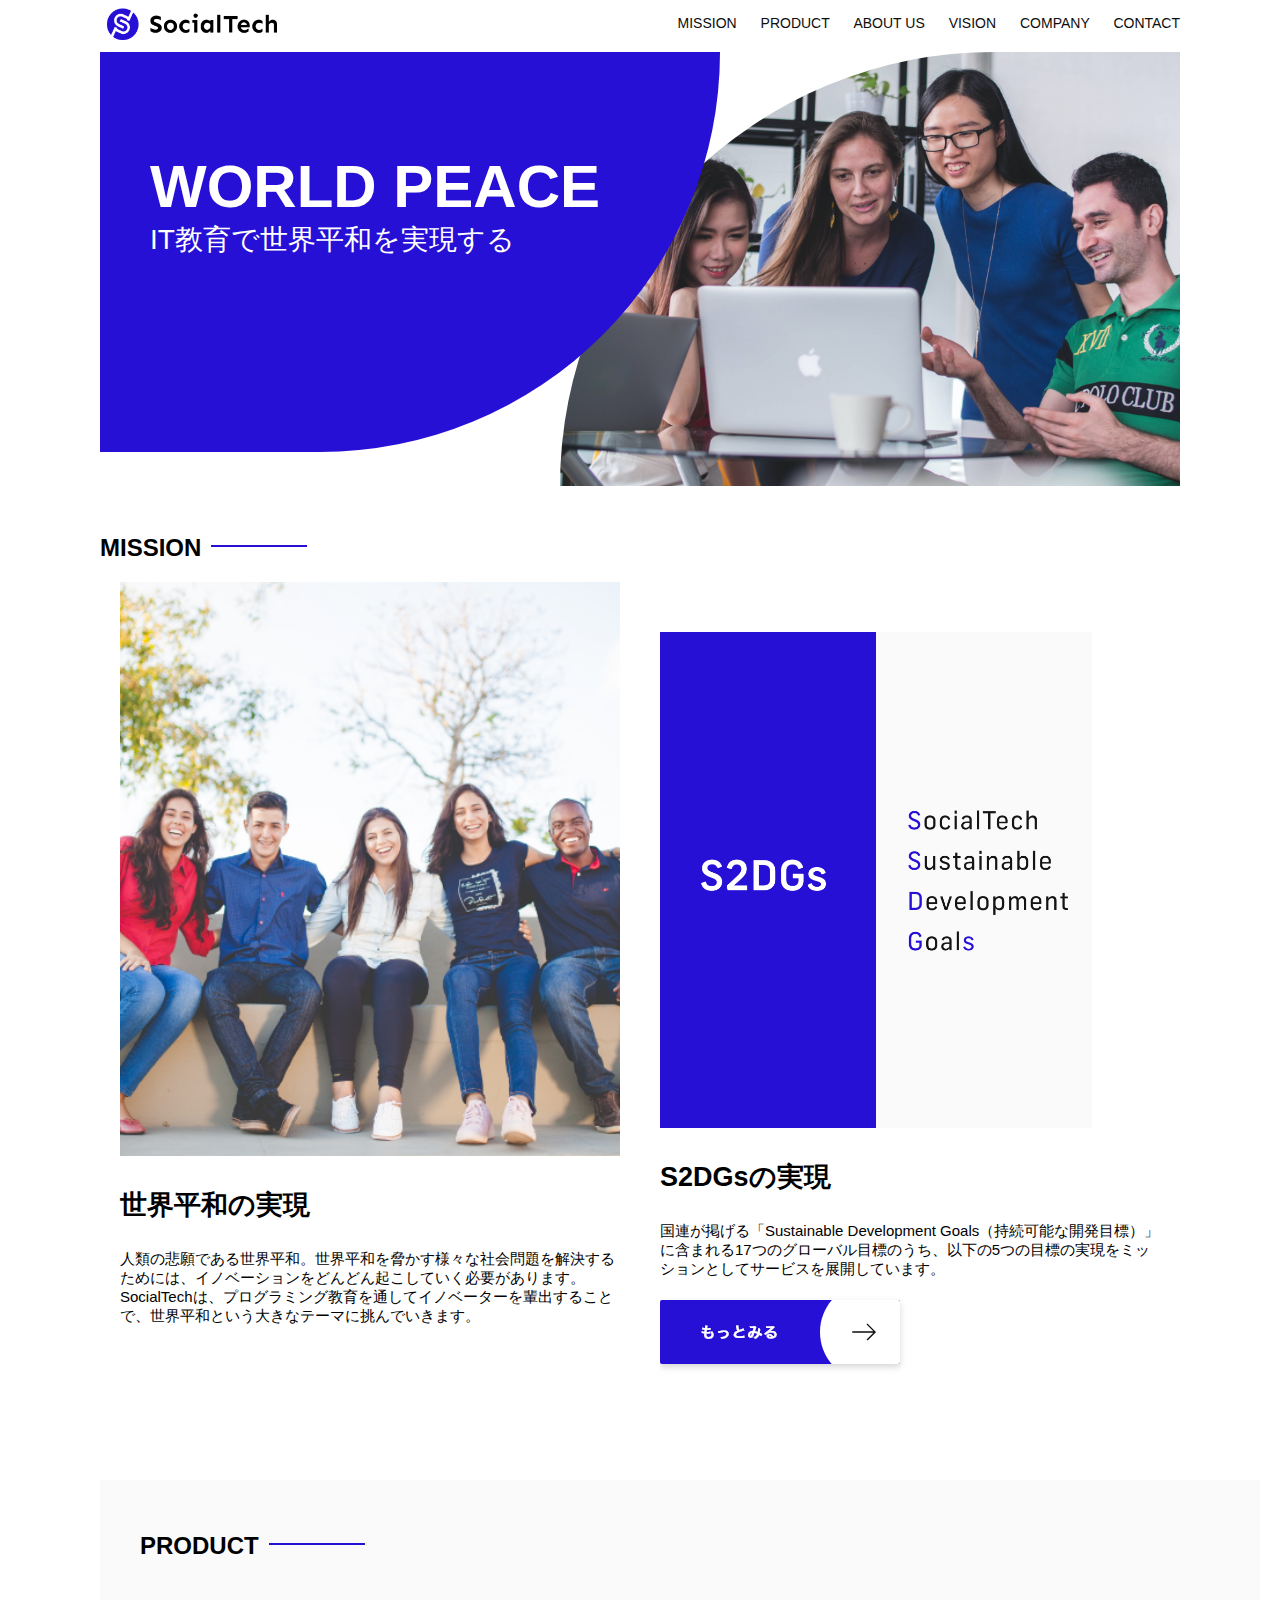
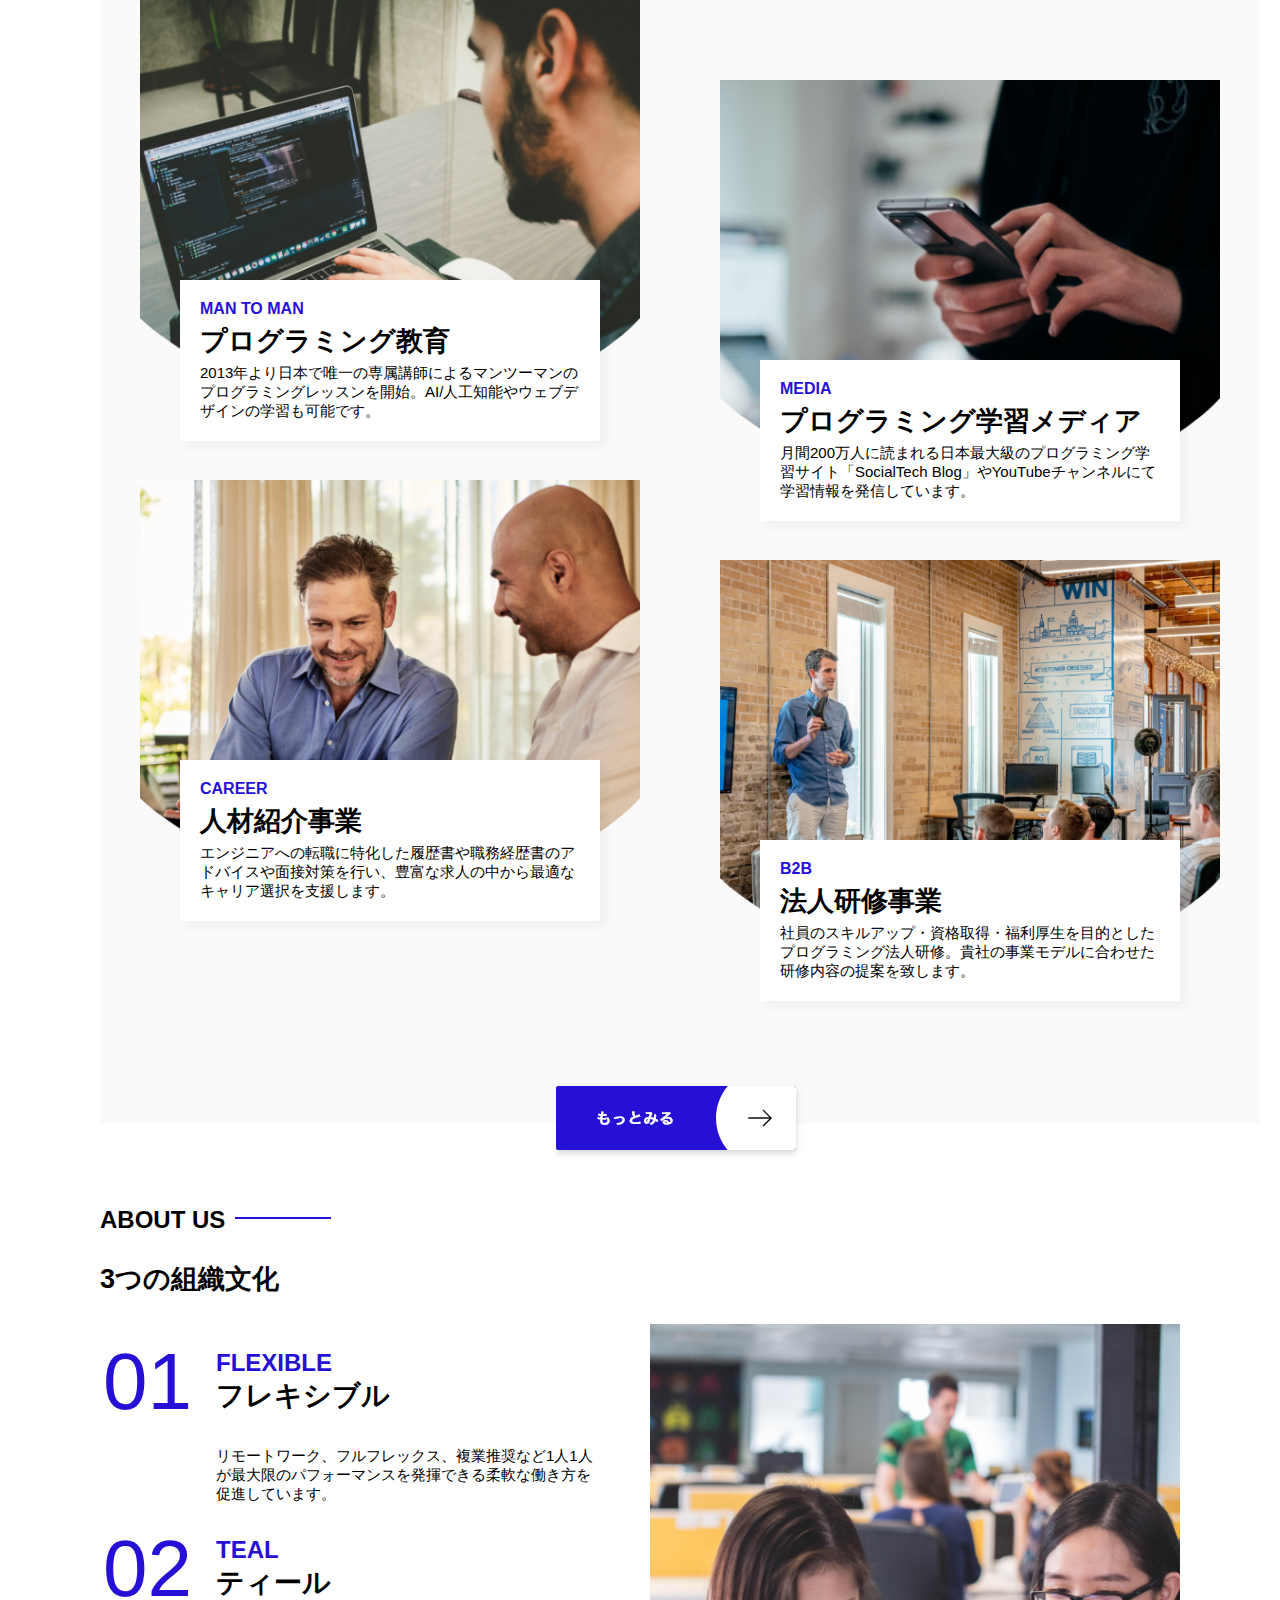
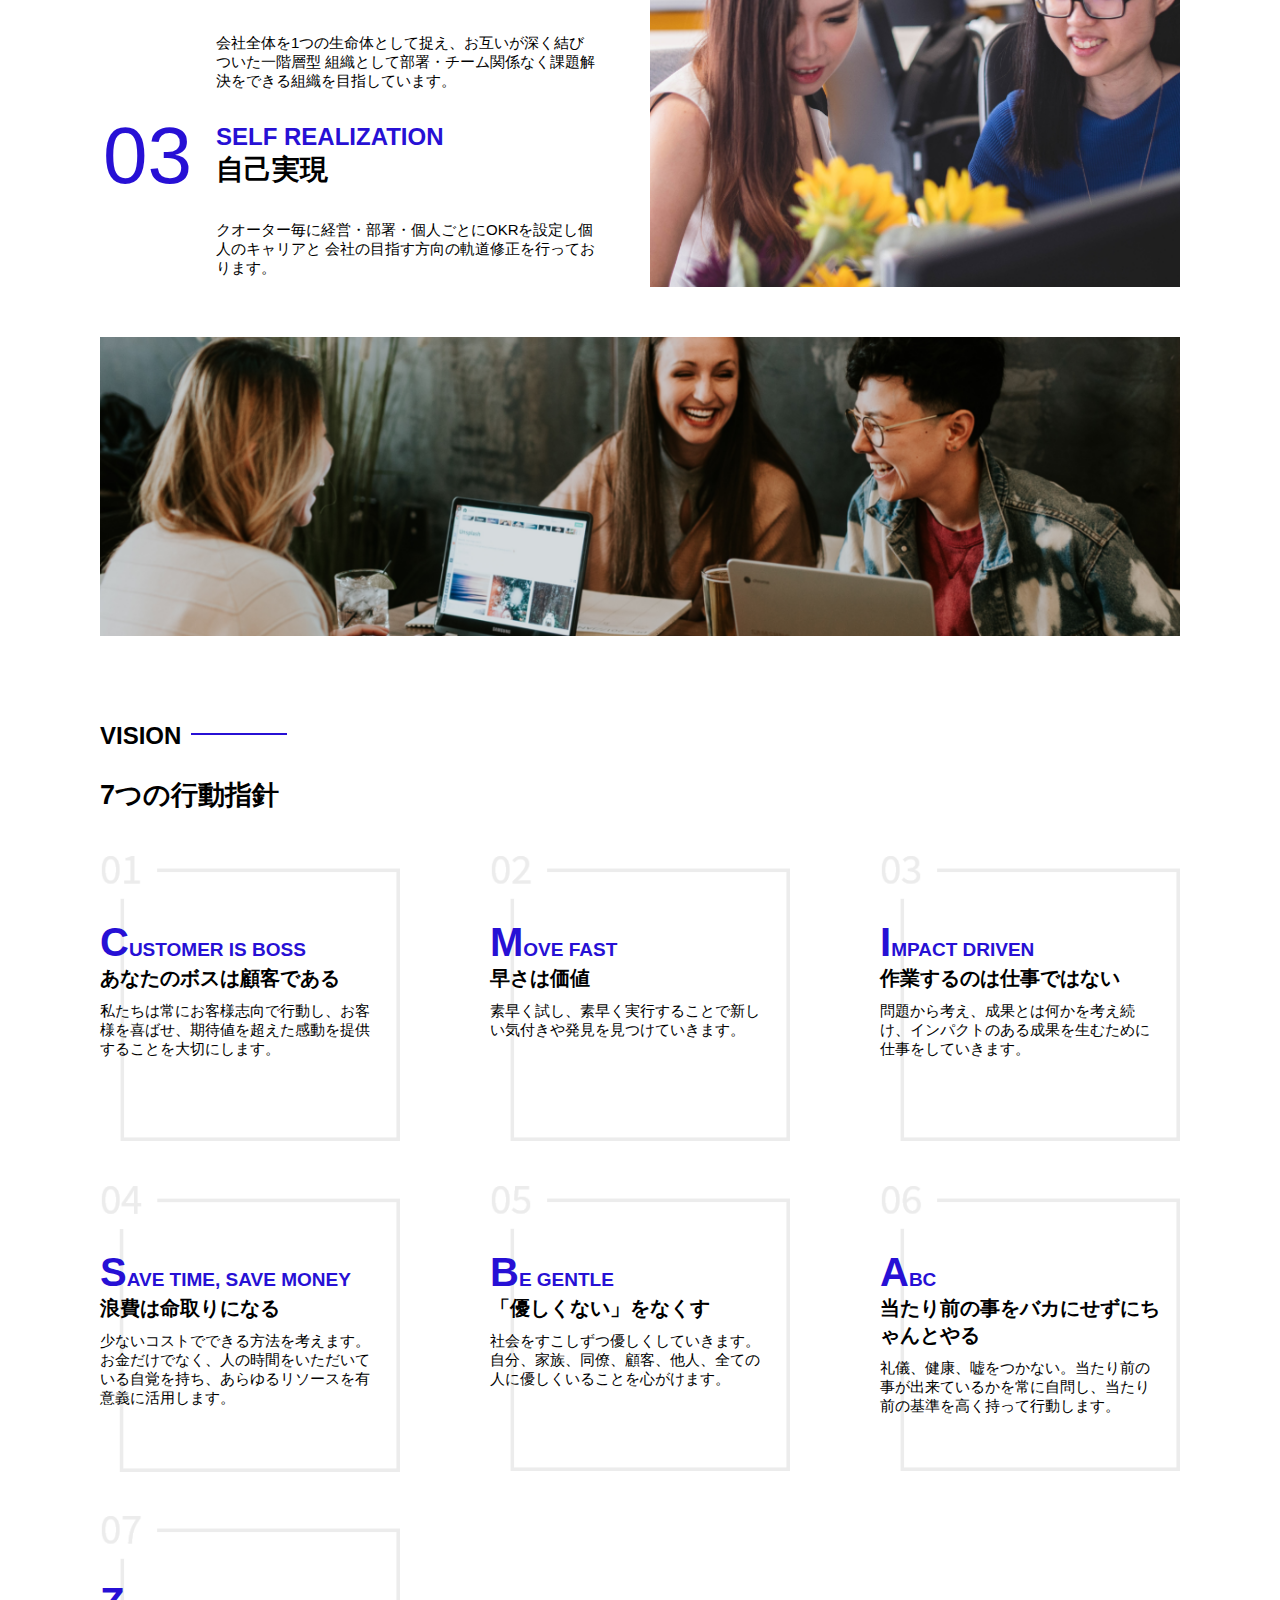
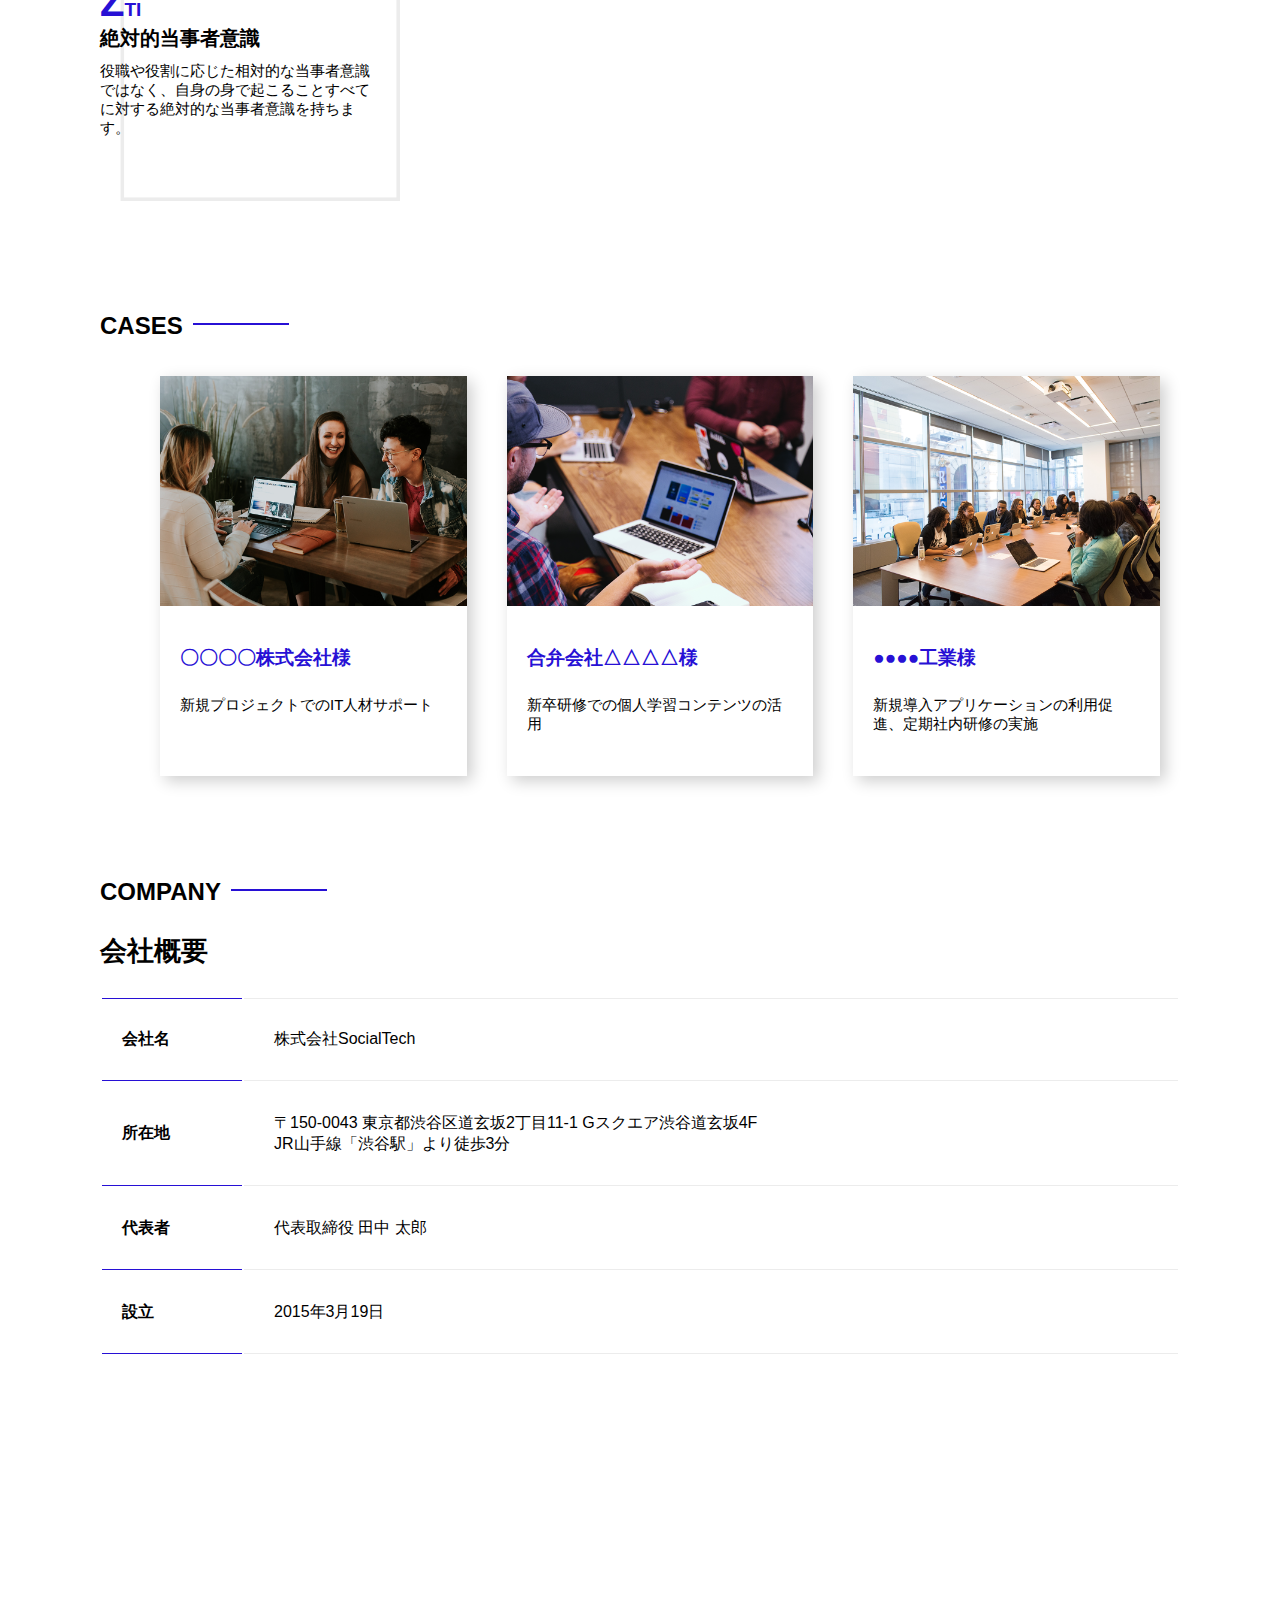
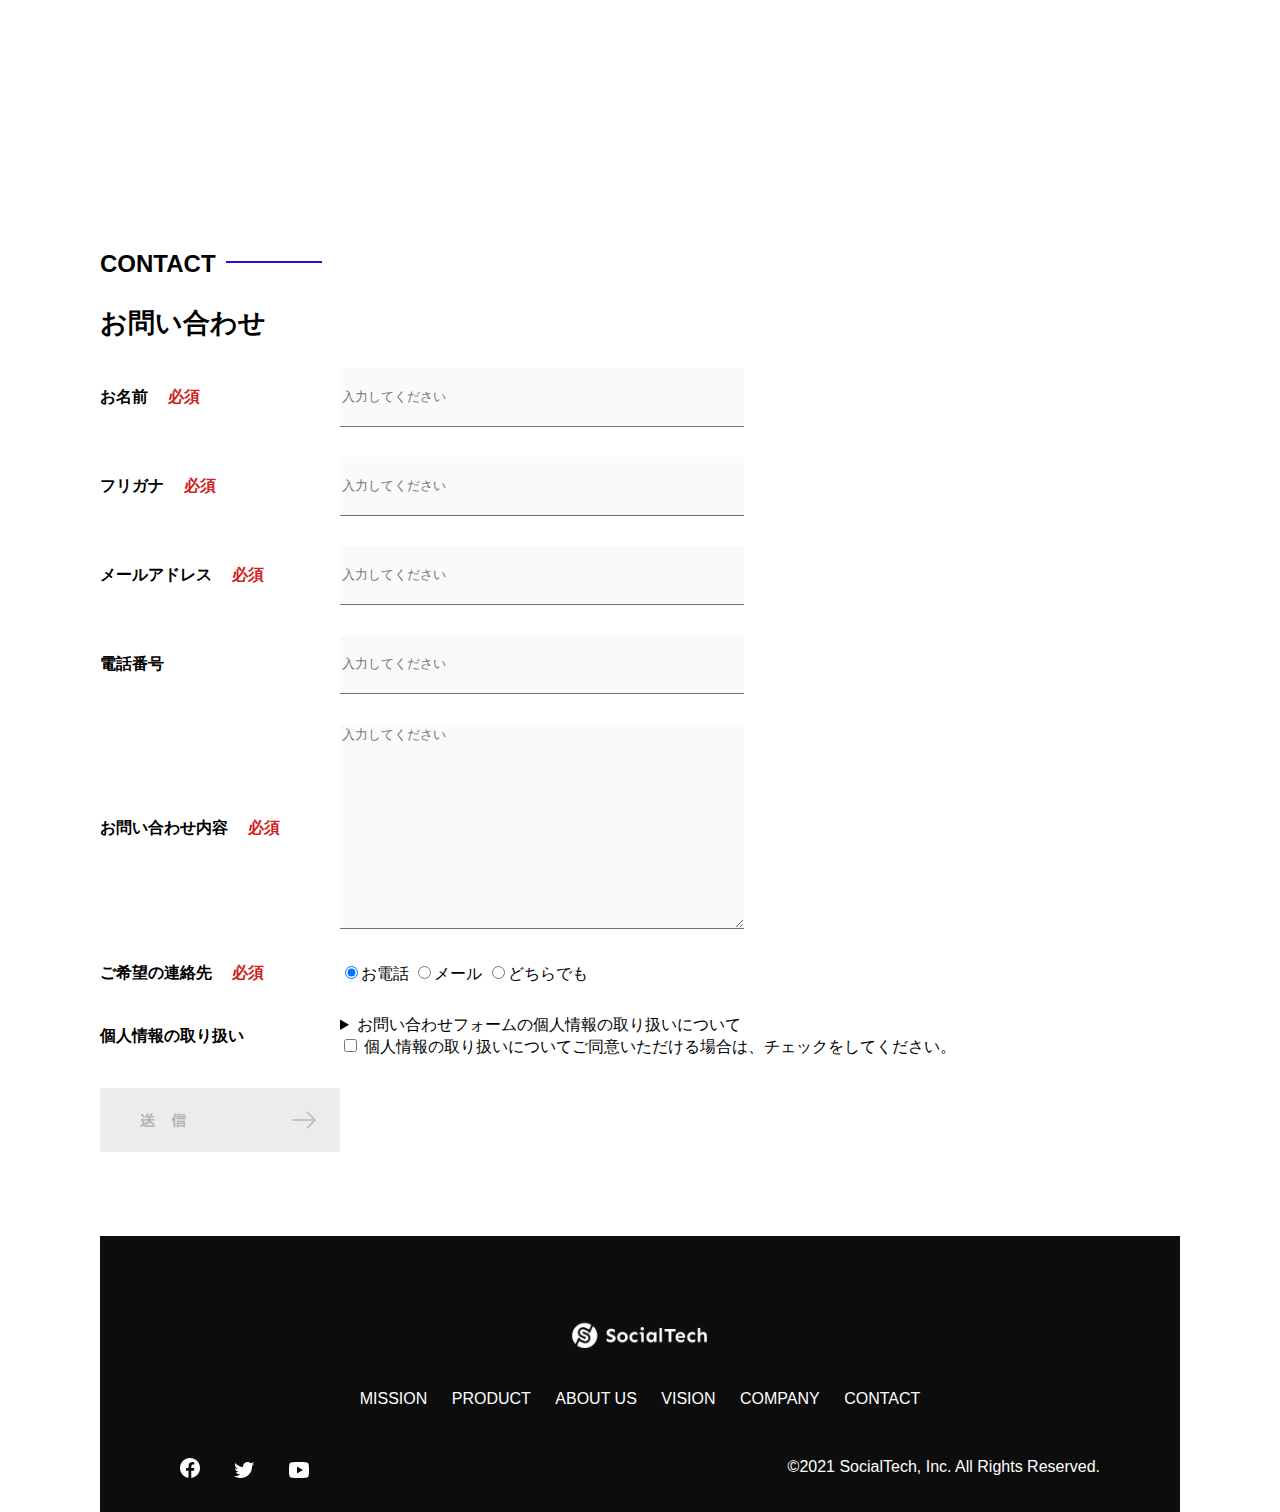
<file: kadai_012/index.html>
<!DOCTYPE html>
<html>
  <head>
    <title>SocialTech</title>
    <meta charset="UTF-8" />
    <meta
      name="description"
      content="SocialTechはEdTech業界のリーディングカンパニーを目指します。"
    />
    <meta name="viewport" content="width=device-width, initial-scale=1.0" />
    <link rel="stylesheet" href="style.css" />
  </head>
  <body>
    <!-- ヘッダー -->
    <header>
      <!-- ロゴ -->
      <a href="index.html" id="logo"
        ><img src="images/logo.png" alt="トップページに戻る"
      /></a>

      <!-- PC用ナビゲーション -->
      <nav id="nav-pc">
        <a href="mission.html">MISSION</a>
        <a href="product.html">PRODUCT</a>
        <a href="index.html#aboutus">ABOUT US</a>
        <a href="index.html#vision">VISION</a>
        <a href="index.html#company">COMPANY</a>
        <a href="index.html#contact">CONTACT</a>
      </nav>
    </header>
    <main>
      <article>
        <!-- メインビジュアル -->
        <section id="main-visual">
          <div id="main-message">
            <h1>WORLD PEACE</h1>
            <p>IT教育で世界平和を実現する</p>
          </div>
          <img
            src="images/index/index-main.png"
            alt="PCの周りに集まる多国籍の仲間たち"
          />
        </section>
        <!--ミッション-->
        <section id="mission">
          <h2 class="index-h2">MISSION</h2>
          <div id="mission-flex">
            <div>
              <img
                id="mission-photo"
                src="images/index/index-mission.png"
                alt="屋外のベンチで写真を撮影する多国籍の仲間たち"
              />
              <h3>世界平和の実現</h3>
              <p>
                人類の悲願である世界平和。世界平和を脅かす様々な社会問題を解決するためには、イノベーションをどんどん起こしていく必要があります。SocialTechは、プログラミング教育を通してイノベーターを輩出することで、世界平和という大きなテーマに挑んでいきます。
              </p>
            </div>
            <div>
              <img id="s2dgs" src="images/index/s2dgs.png" alt="S2DGs" />
              <h3>S2DGsの実現</h3>
              <p>
                国連が掲げる「Sustainable Development
                Goals（持続可能な開発目標）」に含まれる17つのグローバル目標のうち、以下の5つの目標の実現をミッションとしてサービスを展開しています。
              </p>
              <a href="mission.html">
                <img src="images/button-more.png" alt="もっとみる" />
              </a>
            </div>
          </div>
        </section>
        <!-- プロダクト -->
        <section id="product">
          <h2 class="index-h2">PRODUCT</h2>
          <div>
            <div id="product-left">
              <div>
                <img
                  class="product-photo"
                  src="images/index/index-mantoman.png"
                  alt="PCでコードを書く男性"
                />
                <div class="product-explain">
                  <span>MAN TO MAN</span>
                  <h3>プログラミング教育</h3>
                  <p>
                    2013年より日本で唯一の専属講師によるマンツーマンのプログラミングレッスンを開始。AI/人工知能やウェブデザインの学習も可能です。
                  </p>
                </div>
              </div>
              <div>
                <img
                  class="product-photo"
                  src="images/index/index-career.png"
                  alt="笑顔で話し合う2人の男性"
                />
                <div class="product-explain">
                  <span>CAREER</span>
                  <h3>人材紹介事業</h3>
                  <p>
                    エンジニアへの転職に特化した履歴書や職務経歴書のアドバイスや面接対策を行い、豊富な求人の中から最適なキャリア選択を支援します。
                  </p>
                </div>
              </div>
            </div>
            <div id="product-right">
              <div>
                <img
                  class="product-photo"
                  src="images/index/index-media.png"
                  alt="スマートフォンを操作する人"
                />
                <div class="product-explain">
                  <span>MEDIA</span>
                  <h3>プログラミング学習メディア</h3>
                  <p>
                    月間200万人に読まれる日本最大級のプログラミング学習サイト「SocialTech
                    Blog」やYouTubeチャンネルにて学習情報を発信しています。
                  </p>
                </div>
              </div>
              <div>
                <img
                  class="product-photo"
                  src="images/index/index-b2b.png"
                  alt="講演中の男性とそれを聴く人々"
                />
                <div class="product-explain">
                  <span>B2B</span>
                  <h3>法人研修事業</h3>
                  <p>
                    社員のスキルアップ・資格取得・福利厚生を目的としたプログラミング法人研修。貴社の事業モデルに合わせた研修内容の提案を致します。
                  </p>
                </div>
              </div>
            </div>
          </div>
          <div>
            <a id="product-more" href="product.html">
              <img src="images/button-more.png" alt="もっとみる" />
            </a>
          </div>
        </section>
        <!---ABOUT US-->
        <section id="aboutus">
          <h2 class="index-h2">ABOUT US</h2>
          <h3>3つの組織文化</h3>
          <div>
            <table class="culture-table">
              <tr>
                <td>
                  <span class="culture-num">01</span>
                </td>
                <td>
                  <span class="culture-en">FLEXIBLE</span>
                  <span class="culture-jp">フレキシブル</span>
                </td>
              </tr>
              <tr>
                <td>
                  <!--空のセル-->
                </td>
                <td>
                  <p class="culture-description">
                    リモートワーク、フルフレックス、複業推奨など1人1人が最大限のパフォーマンスを発揮できる柔軟な働き方を促進しています。
                  </p>
                </td>
              </tr>
              <tr>
                <td>
                  <span class="culture-num">02</span>
                </td>
                <td>
                  <span class="culture-en">TEAL</span>
                  <span class="culture-jp">ティール</span>
                </td>
              </tr>
              <tr>
                <td>
                  <!--空のセル-->
                </td>
                <td>
                  <p class="culture-description">
                    会社全体を1つの生命体として捉え、お互いが深く結びついた一階層型
                    組織として部署・チーム関係なく課題解決をできる組織を目指しています。
                  </p>
                </td>
              </tr>
              <tr>
                <td>
                  <span class="culture-num">03</span>
                </td>
                <td>
                  <span class="culture-en">SELF REALIZATION</span>
                  <span class="culture-jp">自己実現</span>
                </td>
              </tr>
              <tr>
                <td>
                  <!--空のセル-->
                </td>
                <td>
                  <p class="culture-description">
                    クオーター毎に経営・部署・個人ごとにOKRを設定し個人のキャリアと
                    会社の目指す方向の軌道修正を行っております。
                  </p>
                </td>
              </tr>
            </table>
            <img
              class="culture-img"
              src="images/index/index-aboutus1.png"
              alt="笑顔で話し合う2人の女性"
            />
          </div>
          <img
            class="culture-img2"
            src="images/index/index-aboutus2.png"
            alt="笑顔で話し合う3人の男女"
          />
        </section>
        <!-- VISION -->
        <section id="vision">
          <h2 class="index-h2">VISION</h2>
          <h3>7つの行動指針</h3>
          <div>
            <div class="vision-box">
              <img src="images/index/vision-01.png" alt="01" />
              <span>
                <h4>CUSTOMER IS BOSS</h4>
                <h5>あなたのボスは顧客である</h5>
                <p>
                  私たちは常にお客様志向で行動し、お客様を喜ばせ、期待値を超えた感動を提供することを大切にします。
                </p>
              </span>
            </div>
            <div class="vision-box">
              <img src="images/index/vision-02.png" alt="02" />
              <span>
                <h4>MOVE FAST</h4>
                <h5>早さは価値</h5>
                <p>
                  素早く試し、素早く実行することで新しい気付きや発見を見つけていきます。
                </p>
              </span>
            </div>
            <div class="vision-box">
              <img src="images/index/vision-03.png" alt="03" />
              <span>
                <h4>IMPACT DRIVEN</h4>
                <h5>作業するのは仕事ではない</h5>
                <p>
                  問題から考え、成果とは何かを考え続け、インパクトのある成果を生むために仕事をしていきます。
                </p>
              </span>
            </div>
            <div class="vision-box">
              <img src="images/index/vision-04.png" alt="04" />
              <span>
                <h4>SAVE TIME, SAVE MONEY</h4>
                <h5>浪費は命取りになる</h5>
                <p>
                  少ないコストでできる方法を考えます。お金だけでなく、人の時間をいただいている自覚を持ち、あらゆるリソースを有意義に活用します。
                </p>
              </span>
            </div>
            <div class="vision-box">
              <img src="images/index/vision-05.png" alt="05" />
              <span>
                <h4>BE GENTLE</h4>
                <h5>「優しくない」をなくす</h5>
                <p>
                  社会をすこしずつ優しくしていきます。自分、家族、同僚、顧客、他人、全ての人に優しくいることを心がけます。
                </p>
              </span>
            </div>
            <div class="vision-box">
              <img src="images/index/vision-06.png" alt="06" />
              <span>
                <h4>ABC</h4>
                <h5>当たり前の事をバカにせずにちゃんとやる</h5>
                <p>
                  礼儀、健康、嘘をつかない。当たり前の事が出来ているかを常に自問し、当たり前の基準を高く持って行動します。
                </p>
              </span>
            </div>
            <div class="vision-box">
              <img src="images/index/vision-07.png" alt="07" />
              <span>
                <h4>ZTI</h4>
                <h5>絶対的当事者意識</h5>
                <p>
                  役職や役割に応じた相対的な当事者意識ではなく、自身の身で起こることすべてに対する絶対的な当事者意識を持ちます。
                </p>
              </span>
            </div>
          </div>
        </section>
        <!-- CASES -->
        <section id="cases">
          <h2 class="index-h2">CASES</h2>
          <ul>
            <li class="case-card">
              <img class="case-img"
               src="images/index/case-1.png"
               alt="仲良く語り合う3人">
               <div class="case-info">
                <h4 class="case-name">〇〇〇〇株式会社様</h4>
                <p class="content">新規プロジェクトでのIT人材サポート</p>
               </div> 
            </li>
            <li class="case-card">
              <img class="case-img"
               src="images/index/case-2.png"
               alt="PCでコンテンツを見る">
               <div class="case-info">
                <h4 class="case-name">合弁会社△△△△様</h4>
                <p class="content">新卒研修での個人学習コンテンツの活用</p>
               </div> 
            </li>
            <li class="case-card">
              <img class="case-img"
               src="images/index/case-3.png"
               alt="社内研修中の会議室">
               <div class="case-info">
                <h4 class="case-name">●●●●工業様</h4>
                <p class="content">新規導入アプリケーションの利用促進、定期社内研修の実施</p>
               </div> 
            </li>
          </ul>
        </section>
        <!-- COMPANY -->
        <section id="company">
          <h2 class="index-h2">COMPANY</h2>
          <h3>会社概要</h3>
          <table id="company-table">
            <tr>
              <th class="tableheader-first">会社名</th>
              <td class="cell-first">株式会社SocialTech</td>
            </tr>
            <tr>
              <th class="tableheader">所在地</th>
              <td class="cell">
                〒150-0043 東京都渋谷区道玄坂2丁目11-1 Gスクエア渋谷道玄坂4F<br />JR山手線「渋谷駅」より徒歩3分
              </td>
            </tr>
            <tr>
              <th class="tableheader">代表者</th>
              <td class="cell">代表取締役 田中 太郎</td>
            </tr>
            <tr>
              <th class="tableheader">設立</th>
              <td class="cell">2015年3月19日</td>
            </tr>
          </table>
          <iframe
            src="https://www.google.com/maps/embed?pb=!1m18!1m12!1m3!1d3241.7759544892483!2d139.69399665123464!3d35.65789123876098!2m3!1f0!2f0!3f0!3m2!1i1024!2i768!4f13.1!3m3!1m2!1s0x60188caa0042e8d1%3A0xba130bea826a7aa2!2z44CSMTUwLTAwNDMg5p2x5Lqs6YO95riL6LC35Yy66YGT546E5Z2C77yS5LiB55uu77yR77yR4oiS77yR!5e0!3m2!1sja!2sjp!4v1636872991912!5m2!1sja!2sjp"
            style="border: 0"
            allowfullscreen=""
            loading="lazy"
          >
          </iframe>
        </section>
        <!-- お問い合わせフォーム -->
        <section id="contact">
          <h2 class="index-h2">CONTACT</h2>
          <h3>お問い合わせ</h3>
          <form>
            <div>
              <div class="contact-heading">
                <label class="contact-label"
                  >お名前<span class="contact-span">必須</span></label
                >
              </div>
              <div class="contact-form">
                <input
                  type="text"
                  name="name"
                  placeholder="入力してください"
                  class="contact-textbox"
                />
              </div>
            </div>
            <div>
              <div class="contact-heading">
                <label class="contact-label"
                  >フリガナ<span class="contact-span">必須</span></label
                >
              </div>
              <div>
                <input
                  type="text"
                  name="hurigana"
                  placeholder="入力してください"
                  class="contact-textbox"
                />
              </div>
            </div>
            <div>
              <div class="contact-heading">
                <label class="contact-label"
                  >メールアドレス<span class="contact-span">必須</span></label
                >
              </div>
              <div>
                <input
                  type="text"
                  name="email"
                  placeholder="入力してください"
                  class="contact-textbox"
                />
              </div>
            </div>
            <div>
              <div class="contact-heading">
                <label class="contact-label">電話番号</label>
              </div>
              <div>
                <input
                  type="text"
                  name="tel"
                  placeholder="入力してください"
                  class="contact-textbox"
                />
              </div>
            </div>
            <div>
              <div class="contact-heading">
                <label class="contact-label"
                  >お問い合わせ内容<span class="contact-span">必須</span></label
                >
              </div>
              <div>
                <textarea
                  class="contact-textarea"
                  placeholder="入力してください"
                  name="message"
                ></textarea>
              </div>
            </div>
            <div>
              <div class="contact-heading">
                <label class="contact-label"
                  >ご希望の連絡先<span class="contact-span">必須</span></label
                >
              </div>
              <div>
                <input
                  class="radiobutton"
                  type="radio"
                  value="tel"
                  name="contact"
                  checked
                /><label>お電話</label>
                <input
                  class="radiobutton"
                  type="radio"
                  value="mail"
                  name="contact"
                /><label>メール</label>
                <input
                  class="radiobutton"
                  type="radio"
                  value="both"
                  name="contact"
                /><label>どちらでも</label>
              </div>
            </div>
            <div>
              <div class="contact-heading">
                <label class="contact-label">個人情報の取り扱い</label>
              </div>
              <div>
                <details>
                  <summary>
                    お問い合わせフォームの個人情報の取り扱いについて
                  </summary>
                  <div>
                    <span>１．組織の名称又は氏名</span><br />
                    株式会社SocialTech<br /><br />
                    <span
                      >２．個人情報保護管理者（若しくはその代理人）の氏名又は職名、所属及び連絡先
                      鈴木 一郎 コーポレート部</span
                    ><br />
                    メールアドレス：support@socialtech.net<br />
                    TEL：03-xxxx-xxxx<br />
                    <span>３．個人情報の利用目的</span><br />
                    ・本サービス及び本サービスに関連する情報の提供又はそれらに関する連絡のため<br />
                    ・ユーザーの本人確認のため<br />
                    ・当社サービスのご案内のため<br />
                    ・当社の商品等の広告または宣伝（電子メールによるものを含むものとします。）<br /><br />
                    <span>４．個人情報の取り扱い業務の委託</span><br />
                    個人情報の取扱業務の全部または一部を外部に業務委託する場合があります。<br />
                    その際、弊社は、個人情報を適切に保護できる管理体制を敷き実行していることを条件として<br />
                    委託先を厳選したうえで、機密保持契約を委託先と締結し、お客様の個人情報を厳密に管理させます。<br /><br />
                    <span>５．個人情報の開示等の請求</span><br />
                    お客様は、弊社に対してご自身の個人情報の開示等（利用目的の通知、開示、内容の訂正・追加・削除、利用の停止または消去、第三者への提供の停止）に関して、当社問合わせ窓口に申し出ることができます。<br />
                    その際、弊社はお客様ご本人を確認させていただいたうえで、合理的な期間内に対応いたします。<br /><br />
                    なお、個人情報に関する弊社問合わせ先は、次の通りです。<br /><br />
                    株式会社SocialTech　個人情報問合せ窓口<br />
                    〒150-0043　東京都渋谷区道玄坂2丁目11-1 Ｇスクエア渋谷道玄坂
                    4F<br />
                    メールアドレス：support@socialtech.net　TEL：03-xxxx-xxxx<br /><br />
                    <span>６．個人情報を提供されることの任意性について</span
                    ><br /><br />
                    お客様がご自身の個人情報を弊社に提供されるか否かは、お客様のご判断によりますが、もしご提供されない場合には、適切なサービスが提供できない場合がありますので予めご了承ください。
                  </div>
                </details>
                <input type="checkbox" name="agree" />
                <span
                  >個人情報の取り扱いについてご同意いただける場合は、チェックをしてください。</span
                >
              </div>
            </div>
            <input
              type="image"
              value="Submit"
              src="images/button-submit.png"
              alt="送信する"
            />
          </form>
        </section>
      </article>
      <footer>
        <div id="footer-logo">
          <img src="images/logo-sp.png" alt="SocialTech" />
        </div>
        <div id="footer-link">
          <a href="mission.html">MISSION</a>
          <a href="product.html">PRODUCT</a>
          <a href="index.html#aboutus">ABOUT US</a>
          <a href="index.html#vision">VISION</a>
          <a href="index.html#company">COMPANY</a>
          <a href="index.html#contact">CONTACT</a>
        </div>
        <div id="sns-footer">
          <a href="https://www.facebook.com/sejuku2013"
            ><img src="images/button-facebook.png" alt="Facebookのリンク"
          /></a>
          <a href="https://twitter.com/samuraijuku"
            ><img src="images/button-twitter.png" alt="Twitterのリンク"
          /></a>
          <a href="https://www.youtube.com/channel/UCCFOQO5aDK0xXam4cUQXT8g"
            ><img src="images/button-youtube.png" alt="YouTubeのリンク"
          /></a>
          <span id="copyright"
            >&copy;2021 SocialTech, Inc. All Rights Reserved.
          </span>
        </div>
      </footer>
    </main>
  </body>
</html>
</file>
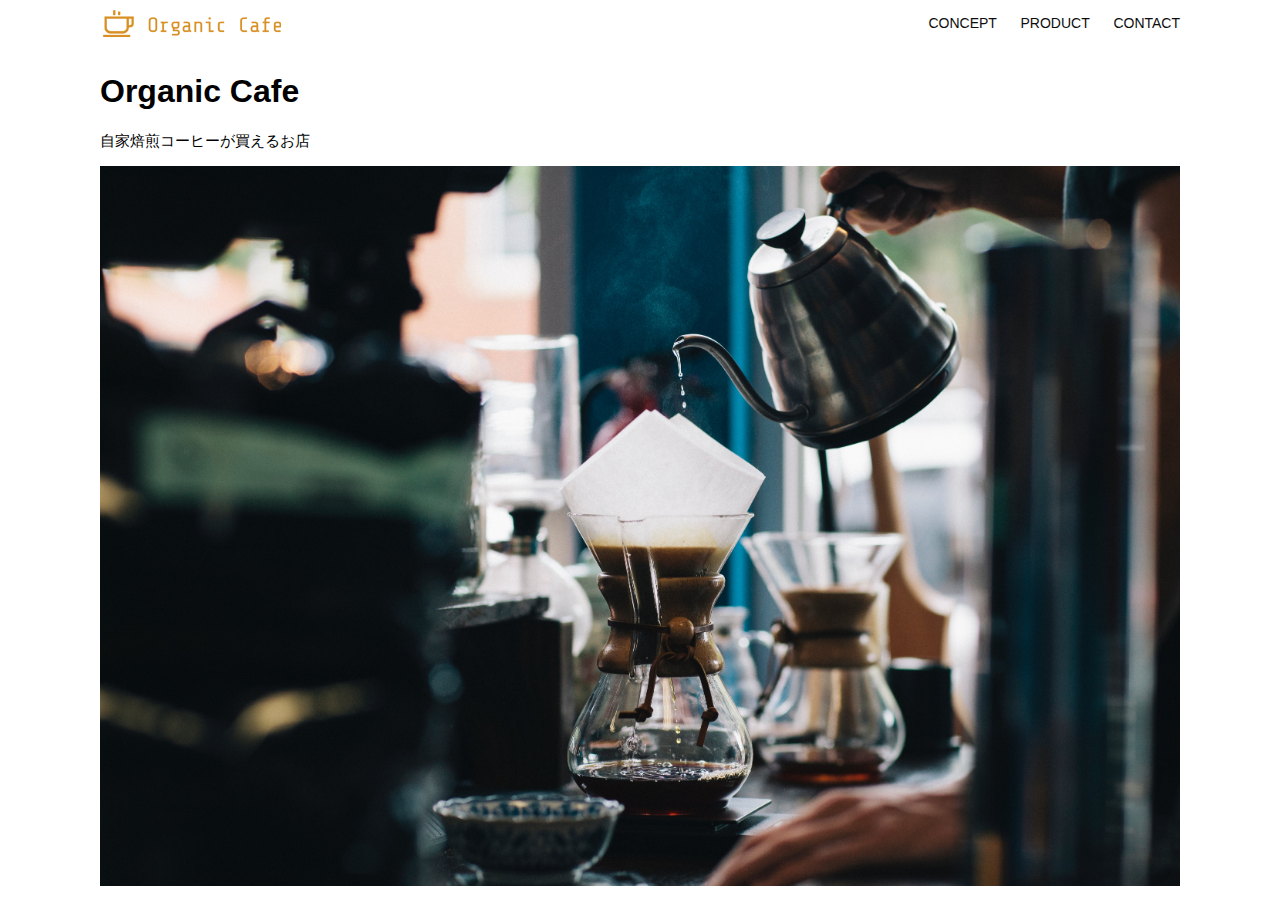
<file: kadai_013/index.html>
<!DOCTYPE html>
<html>
  <head>
    <title>Organic Cafe</title>
    <meta charset="UTF-8" />
    <meta
      name="description"
      content="自家焙煎のコーヒーがお家で楽しめるOrganic Cafe"
    />
    <meta name="viewport" content="width=device-width, initial-scale=1.0" />
    <link rel="stylesheet" href="style.css" />
  </head>
  <body>
    <!-- ヘッダー -->
    <header>
      <!-- ロゴ -->
      <a href="index.html" id="logo"
        ><img src="images/logo.png" alt="トップページに戻る"
      /></a>

      <!-- PC用ナビゲーション -->
      
      <nav id="nav-pc">
        <a href="index.html#concept">CONCEPT</a>
        <a href="index.html#product">PRODUCT</a>
        <a href="index.html#contact">CONTACT</a>
      </nav>
      <img id="menu-sp" src="images/button-menu.png" alt="ナビゲーションを開く" onclick="document.getElementById('nav-sp').style.display = 'block'">
      <nav id="nav-sp">
        <img id="close" src="images/button-close.png" alt="ナビゲーションを閉じる" onclick="document.getElementById('nav-sp').style.display = 'none'">
        <a id="logo-sp" href="index.html" onclick="document.getElementById('nav-sp').style.display = 'none'"><img src="images/logo-sp.png" alt="トップページに戻る"></a>
        <a class="menu" href="index.html" onclick="document.getElementById('nav-sp').style.display = 'none'">CONCEPT</a>
        <a class="menu" href="index.html" onclick="document.getElementById('nav-sp').style.display = 'none'">PRODUCT</a>
        <a class="menu" href="index.html#contact" onclick="document.getElementById('nav-sp').style.display = 'none'">CONTACT</a>
      </nav>
    </header>
    <main>
      <article>
        <!-- メインビジュアル -->
        <section id="main-visual">
          <div id="main-message">
            <h1>Organic Cafe</h1>
            <p>自家焙煎コーヒーが買えるお店</p>
          </div>
          <img
            src="images/main-image.jpg"
            alt="コーヒーをハンドドリップで淹れる画像"
          />
        </section>
      </article>
    </main>
  </body>
</html>
</file>
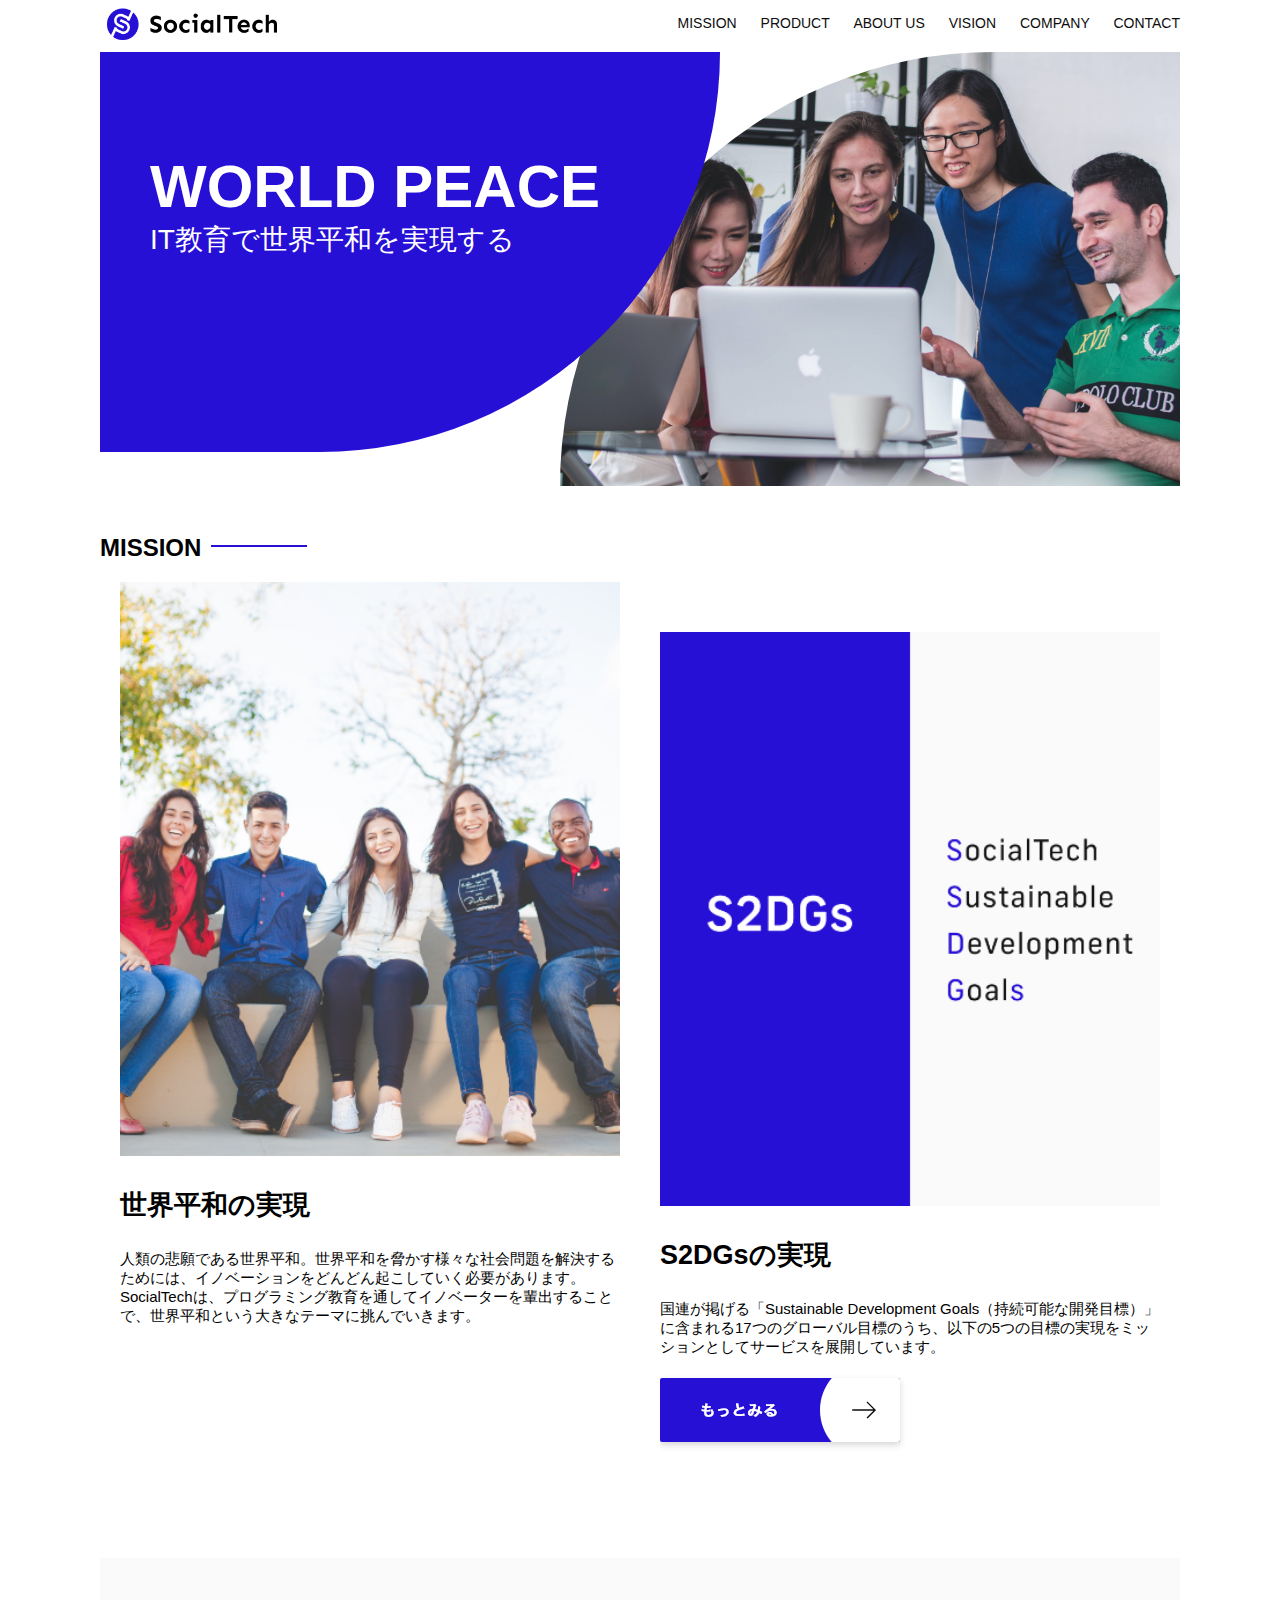
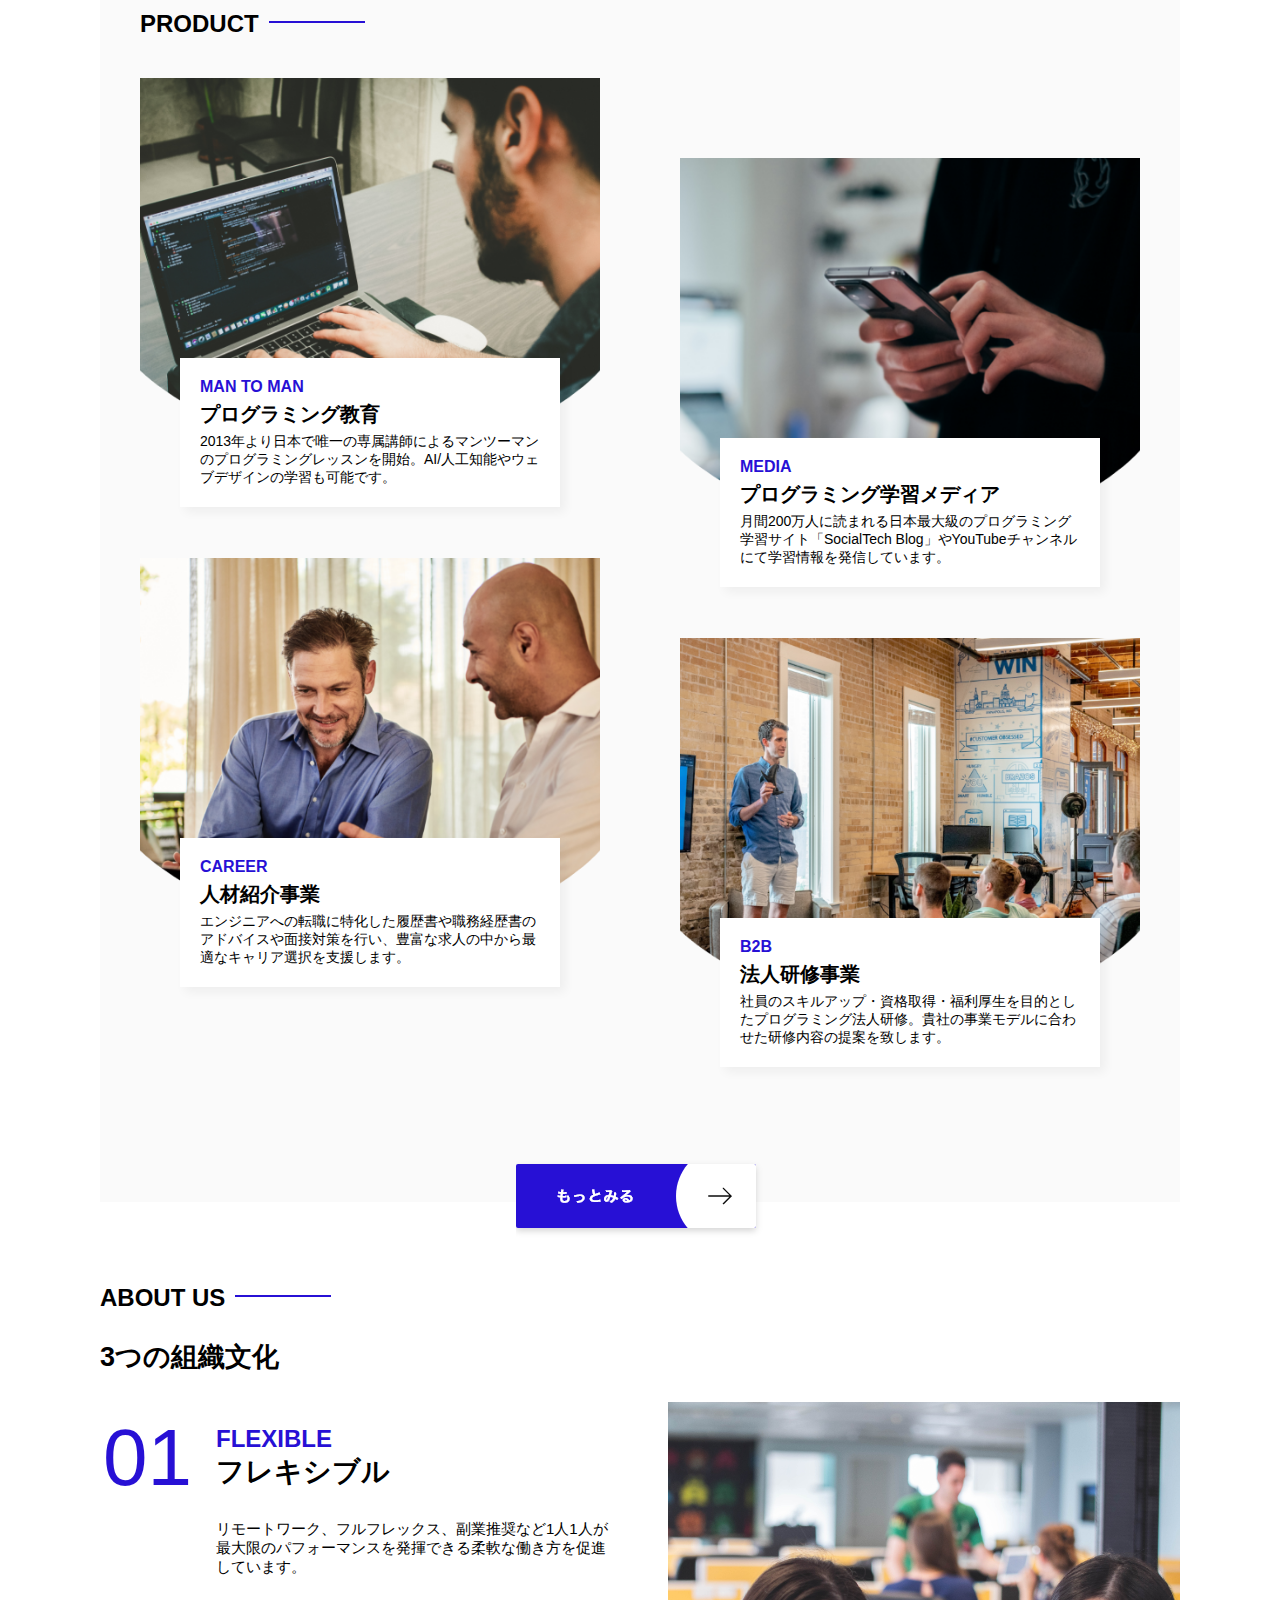
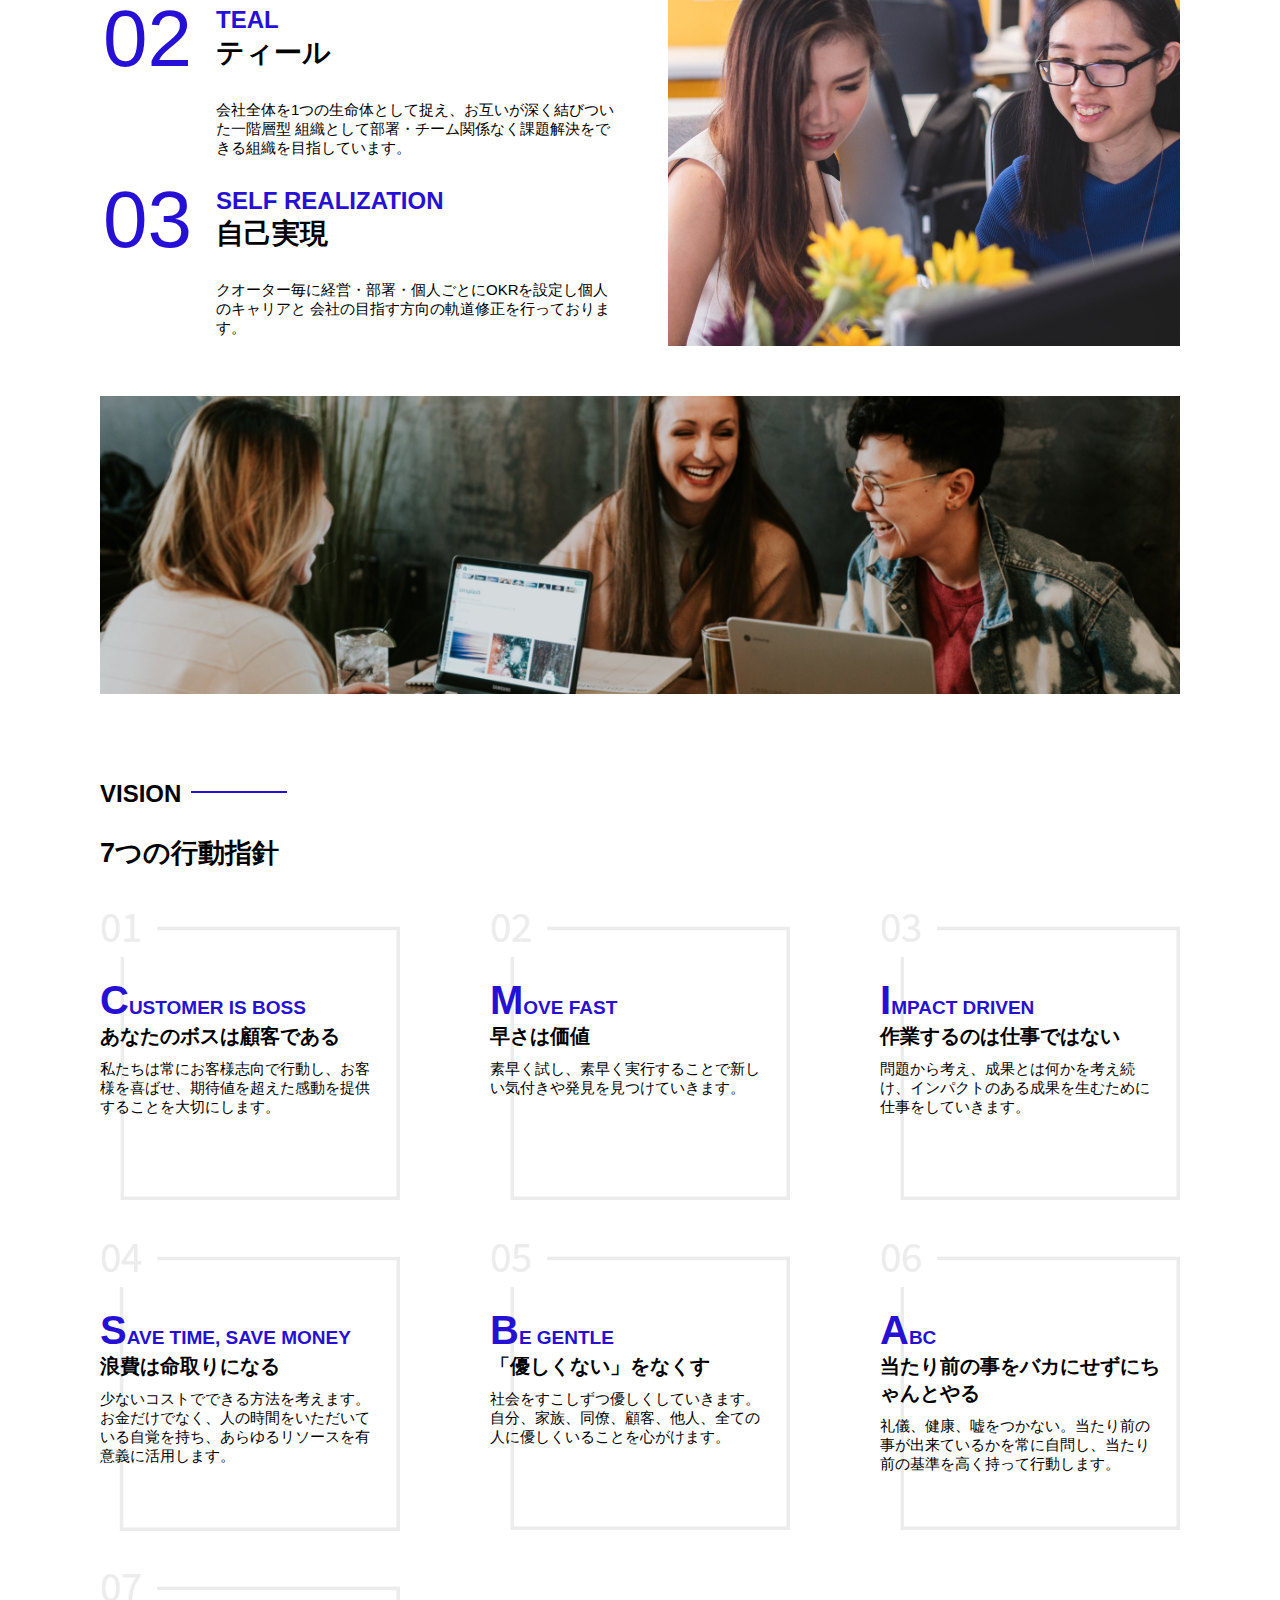
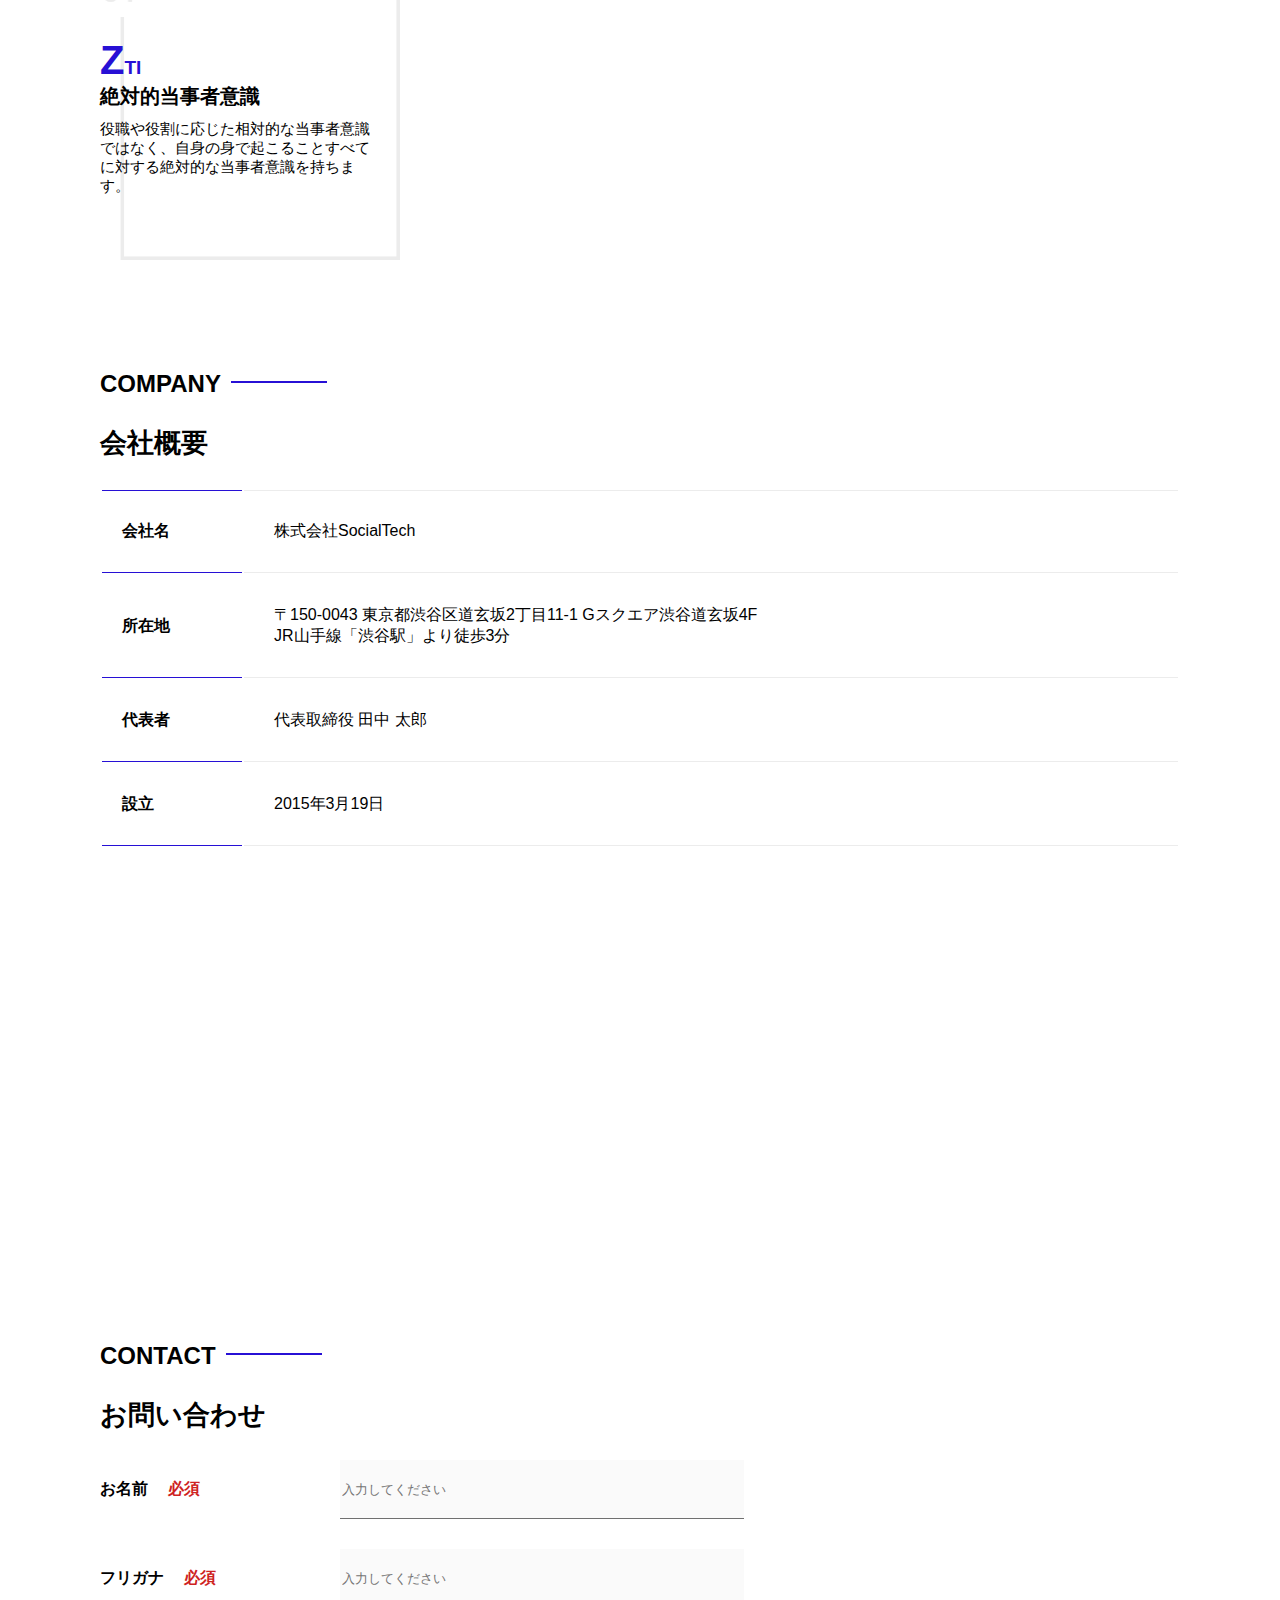
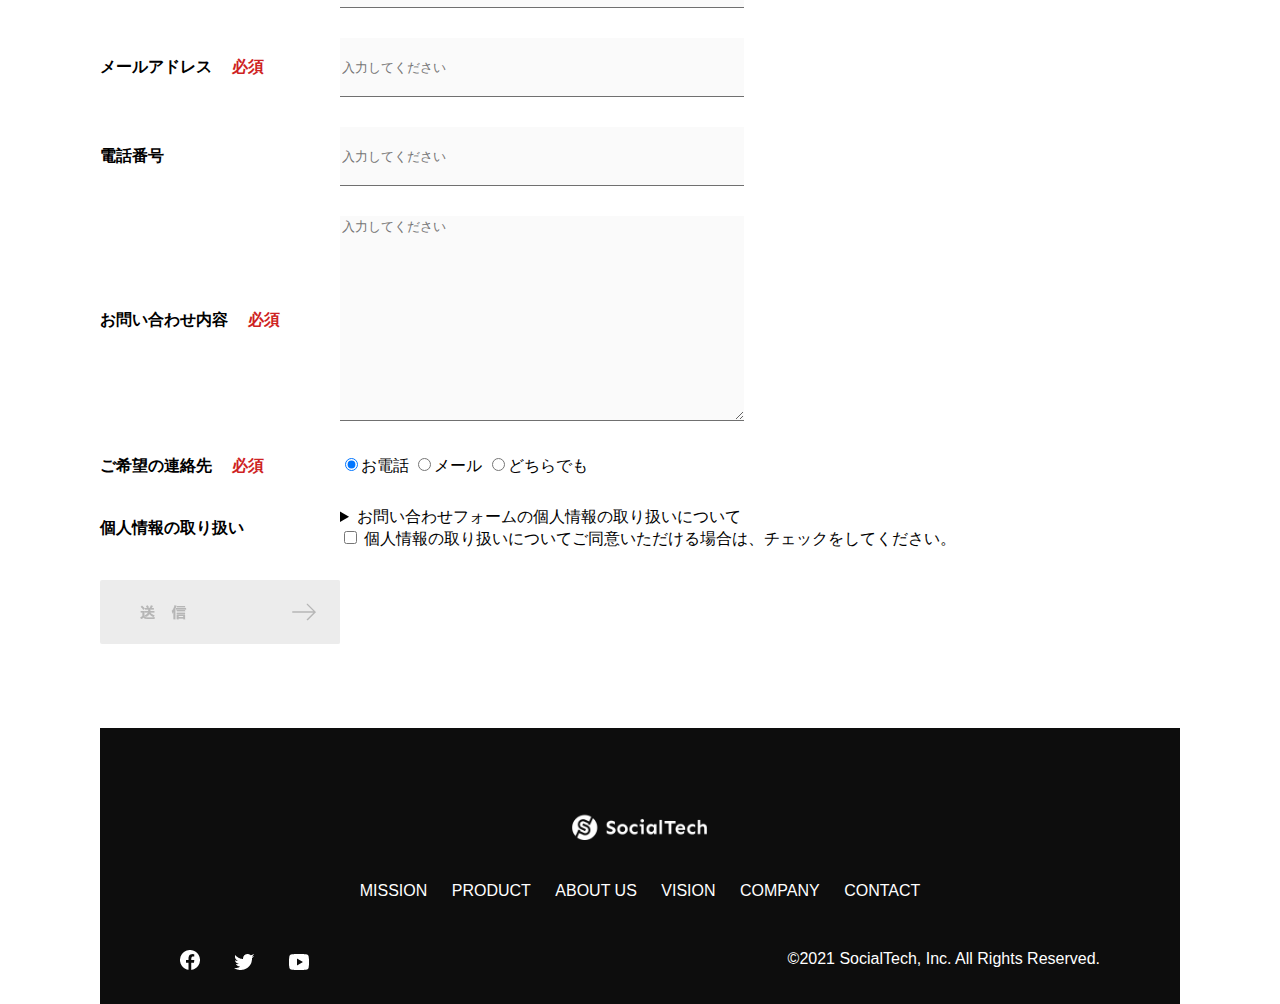
<file: kadai_tutorial_output/index.html>
<!DOCTYPE html>
<html>
  <head>
    <title>SocialTech</title>
    <meta charset="UTF-8">
    <meta name="description" content="SocialTechはEdTech業界のリーディングカンパニーを目指します。">
    <meta name="viewport" content="width=device-width, initial-scale=1.0">
    <link rel="stylesheet" href="style.css">
  </head>
    <body>
      <header>
        <a href="index.html" id="logo"><img src="images/logo.png" alt="トップページに戻る"></a>
        <nav id="nav-pc">
          <a href="mission.html">MISSION</a>
          <a href="product.html">PRODUCT</a>
          <a href="index.html#aboutus">ABOUT US</a>
          <a href="index.html#vision">VISION</a>
          <a href="index.html#company">COMPANY</a>
          <a href="index.html#contact">CONTACT</a>
        </nav>
          <!-- スマホ用メニューボタン -->
          <img id="menu-sp" src="images/button-menu.png" alt="ナビゲーションを開く" onclick="document.getElementById('nav-sp').style.display = 'block'">  
          <!-- スマホ用ナビゲーション -->
          <nav id="nav-sp">
           <img id="close" src="images/button-close.png" alt="ナビゲーションを閉じる" onclick="document.getElementById('nav-sp').style.display = 'none'">
           <a id="logo-sp" href="index.html" onclick="document.getElementById('nav-sp').style.display = 'none'"><img src="images/logo-sp.png" alt="トップページに戻る"></a>
           <a class="menu" href="mission.html" onclick="document.getElementById('nav-sp').style.display = 'none'">MISSION</a>
           <a class="menu" href="product.html" onclick="document.getElementById('nav-sp').style.display = 'none'">PRODUCT</a>
           <a class="menu" href="index.html#aboutus" onclick="document.getElementById('nav-sp').style.display = 'none'">ABOUTUS</a>
           <a class="menu" href="index.html#vision"onclick="document.getElementById('nav-sp').style.display = 'none'">VISION</a>
           <a class="menu" href="index.html#company"onclick="document.getElementById('nav-sp').style.display = 'none'">COMPANY</a>
           <a class="menu" href="index.html#contact"onclick="document.getElementById('nav-sp').style.display = 'none'">CONTACT</a>
           <div id="sns">
             <a href="https://www.facebook.com/sejuku2013"><img src="images/button-facebook.png" alt="Facebookのリンク"></a>
             <a href="https://twitter.com/samuraijuku"><img src="images/button-twitter.png" alt="Twitterのリンク"></a>
             <a href="https://www.youtube.com/channel/UCCFOQO5aDK0xXam4cUQXT8g"><img src="images/button-youtube.png" alt="YouTubeのリンク"></a>
           </div>
          </nav>
      </header>
      <main>
        <article>
          <!-- メインビジュアル -->
          <section id="main-visual">
            <div id="main-message">
              <h1>WORLD PEACE</h1>
              <p>IT教育で世界平和を実現する</p>
            </div>
            <img src="images/index/index-main.png" alt="PCの周りに集まる多国籍の仲間たち">
          </section>
          <!--ミッション-->
          <section id="mission">
            <h2 class="index-h2">MISSION</h2>
           <div id="mission-flex">
            <div>
              <img id="mission-photo" src="images/index/index-mission.png" alt="屋外のベンチで写真を撮影する多国籍の仲間たち">
              <h3>世界平和の実現</h3>
              <p>
                人類の悲願である世界平和。世界平和を脅かす様々な社会問題を解決するためには、イノベーションをどんどん起こしていく必要があります。SocialTechは、プログラミング教育を通してイノベーターを輩出することで、世界平和という大きなテーマに挑んでいきます。
              </p>
            </div>
            <div>
              <img id="s2dgs" src="images/index/s2dgs.png" alt="S2DGs">
              <h3>S2DGsの実現</h3>
              <p>国連が掲げる「Sustainable Development Goals（持続可能な開発目標）」に含まれる17つのグローバル目標のうち、以下の5つの目標の実現をミッションとしてサービスを展開しています。</p>
              <a href="mission.html">
                <img src="images/button-more.png" alt="もっとみる">
              </a>
            </div>
           </div>
          </section>
           <!-- プロダクト -->
          <section id="product">
           <h2 class="index-h2">PRODUCT</h2>
           <div>
             <div id="product-left">
              <div>
                <img class="product-photo" src="images/index/index-mantoman.png" alt="PCでコードを書く男性">
                <div class="product-explain">
                  <span>MAN TO MAN</span>
                  <h3>プログラミング教育</h3>
                  <p>2013年より日本で唯一の専属講師によるマンツーマンのプログラミングレッスンを開始。AI/人工知能やウェブデザインの学習も可能です。</p>
                </div>
              </div>
              <div>
                <img class="product-photo" src="images/index/index-career.png" alt="笑顔で話し合う2人の男性">
                <div class="product-explain">
                  <span>CAREER</span>
                  <h3>人材紹介事業</h3>
                  <p>エンジニアへの転職に特化した履歴書や職務経歴書のアドバイスや面接対策を行い、豊富な求人の中から最適なキャリア選択を支援します。</p>
                </div>
              </div>
             </div>
             <div id="product-right">
              <div>
                <img class="product-photo" src="images/index/index-media.png" alt="スマートフォンを操作する人">
                <div class="product-explain">
                  <span>MEDIA</span>
                  <h3>プログラミング学習メディア</h3>
                  <p>月間200万人に読まれる日本最大級のプログラミング学習サイト「SocialTech Blog」やYouTubeチャンネルにて学習情報を発信しています。</p>
                </div>
              </div>
              <div>
                <img class="product-photo" src="images/index/index-b2b.png" alt="講演中の男性とそれを聴く人々">
                <div class="product-explain">
                  <span>B2B</span>
                  <h3>法人研修事業</h3>
                  <p>社員のスキルアップ・資格取得・福利厚生を目的としたプログラミング法人研修。貴社の事業モデルに合わせた研修内容の提案を致します。</p>
                </div>
              </div>
            </div>
          </div>
          <div>
            <a id="product-more" href="product.html">
              <img src="images/button-more.png" alt="もっとみる">
            </a>
          </div>
          </section>
          <!---ABOUT US-->
          <section id="aboutus">
            <h2 class="index-h2">ABOUT US</h2>
            <h3>3つの組織文化</h3>
            <div>
              <table class="culture-table">
                <tr>
                  <td>
                    <span class="culture-num">01</span>
                  </td>
                  <td>
                    <span class="culture-en">FLEXIBLE</span>
                    <span class="culture-jp">フレキシブル</span>
                  </td>
                </tr>
                <tr>
                  <td>
                    <!--空のセル-->
                  </td>
                  <td>
                    <p class="culture-description">
                      リモートワーク、フルフレックス、副業推奨など1人1人が最大限のパフォーマンスを発揮できる柔軟な働き方を促進しています。
                    </p>
                  </td>
                </tr>
                <tr>
                  <td>
                    <span class="culture-num">02</span>
                  </td>
                  <td>
                    <span class="culture-en">TEAL</span>
                    <span class="culture-jp">ティール</span>
                  </td>
                </tr>
                <tr>
                  <td>
                    <!--空のセル-->
                  </td>
                  <td>
                    <p class="culture-description">
                      会社全体を1つの生命体として捉え、お互いが深く結びついた一階層型
                      組織として部署・チーム関係なく課題解決をできる組織を目指しています。
                    </p>
                  </td>
                </tr>
                <tr>
                  <td>
                    <span class="culture-num">03</span>
                  </td>
                  <td>
                    <span class="culture-en">SELF REALIZATION</span>
                    <span class="culture-jp">自己実現</span>
                  </td>
                </tr>
                <tr>
                  <td>
                    <!--空のセル-->
                  </td>
                  <td>
                    <p class="culture-description">
                      クオーター毎に経営・部署・個人ごとにOKRを設定し個人のキャリアと
                      会社の目指す方向の軌道修正を行っております。
                    </p>
                  </td>
                </tr>
              </table>
                <img class="culture-img" src="images/index/index-aboutus1.png" alt="笑顔で話し合う2人の女性">
            </div>
              <img class="culture-img2" src="images/index/index-aboutus2.png" alt="笑顔で話し合う3人の男女">
         </section>
         <!-- VISION -->
         <section id="vision">
           <h2 class="index-h2">VISION</h2>
           <h3>7つの行動指針</h3>
           <div>
            <div class="vision-box">
              <img src="images/index/vision-01.png" alt="01">
              <span>
                <h4>CUSTOMER IS BOSS</h4>
                <h5>あなたのボスは顧客である</h5>
                <p>私たちは常にお客様志向で行動し、お客様を喜ばせ、期待値を超えた感動を提供することを大切にします。</p>
              </span>
            </div>
            <div class="vision-box">
              <img src="images/index/vision-02.png" alt="02">
              <span>
                <h4>MOVE FAST</h4>
                <h5>早さは価値</h5>
                <p>素早く試し、素早く実行することで新しい気付きや発見を見つけていきます。</p>
              </span>
            </div>
              <div class="vision-box">
                <img src="images/index/vision-03.png" alt="03">
                <span>
                  <h4>IMPACT DRIVEN</h4>
                  <h5>作業するのは仕事ではない</h5>
                  <p>問題から考え、成果とは何かを考え続け、インパクトのある成果を生むために仕事をしていきます。</p>
                </span>
             </div>
              <div class="vision-box">
                <img src="images/index//vision-04.png" alt="04">
                <span>
                  <h4>SAVE TIME, SAVE MONEY</h4>
                  <h5>浪費は命取りになる</h5>
                  <p>少ないコストでできる方法を考えます。お金だけでなく、人の時間をいただいている自覚を持ち、あらゆるリソースを有意義に活用します。</p>
                </span>
              </div>
              <div class="vision-box">
                <img src="images/index/vision-05.png" alt="05">
                <span>
                  <h4>BE GENTLE</h4>
                  <h5>「優しくない」をなくす</h5>
                  <p>社会をすこしずつ優しくしていきます。自分、家族、同僚、顧客、他人、全ての人に優しくいることを心がけます。</p>
                </span>
              </div>
              <div class="vision-box">
                <img src="images/index/vision-06.png" alt="06">
                <span>
                  <h4>ABC</h4>
                  <h5>当たり前の事をバカにせずにちゃんとやる</h5>
                  <p>礼儀、健康、嘘をつかない。当たり前の事が出来ているかを常に自問し、当たり前の基準を高く持って行動します。</p>
                </span>
              </div>
              <div class="vision-box">
                <img src="images/index/vision-07.png" alt="07">
                <span>
                  <h4>ZTI</h4>
                  <h5>絶対的当事者意識</h5>
                  <p>役職や役割に応じた相対的な当事者意識ではなく、自身の身で起こることすべてに対する絶対的な当事者意識を持ちます。</p>
                </span>
              </div>
           </div>
         </section>
           <!-- COMPANY -->
          <section id="company">
            <h2 class="index-h2">COMPANY</h2>
            <h3>会社概要</h3>
            <table id="company-table">
              <tr>
                <th class="tableheader-first">会社名</th>
                <td class="cell-first">株式会社SocialTech</td>
              </tr>
              <tr>
                <th class="tableheader">所在地</th>
                <td class="cell">〒150-0043 東京都渋谷区道玄坂2丁目11-1 Gスクエア渋谷道玄坂4F<br>JR山手線「渋谷駅」より徒歩3分</td>
              </tr>
              <tr>
                <th class="tableheader">代表者</th>
                <td class="cell">代表取締役 田中 太郎</td>
              </tr>
              <tr>
                <th class="tableheader">設立</th>
                <td class="cell">2015年3月19日</td>
              </tr>
            </table>
              <iframe
                src="https://www.google.com/maps/embed?pb=!1m18!1m12!1m3!1d3241.7759544892483!2d139.69399665123464!3d35.65789123876098!2m3!1f0!2f0!3f0!3m2!1i1024!2i768!4f13.1!3m3!1m2!1s0x60188caa0042e8d1%3A0xba130bea826a7aa2!2z44CSMTUwLTAwNDMg5p2x5Lqs6YO95riL6LC35Yy66YGT546E5Z2C77yS5LiB55uu77yR77yR4oiS77yR!5e0!3m2!1sja!2sjp!4v1636872991912!5m2!1sja!2sjp"
                style="border:0;" allowfullscreen="" loading="lazy">
              </iframe>
          </section>
             <!-- お問い合わせフォーム -->
           <section id="contact">
             <h2 class="index-h2">CONTACT</h2>
             <h3>お問い合わせ</h3>
             <!-- STATIC FORMSのフォームタグ -->
             <form action="https://api.staticforms.xyz/submit" method="post">
              <input type="text" name="honeypot" style="display:none">
              <!-- STATIC FORMSのアクセスキー -->
              <input type="hidden" name="accessKey" value="dc85a6da-695f-4a8f-8ff3-227630d33832">
              <!--メールのタイトル-->
              <input type="hidden" name="subject" value="お問い合わせフォーム" />
              <!--送信先のメールアドレスをvalueに設定する-->
              <input type="hidden" name="replyTo" value="okishun339@gmail.com">
              <!--redirectToのURLは公開後のURLへリンクする-->
              <input type="hidden" name="redirectTo" value="">
              <div>
                <div class="contact-heading">
                  <label class="contact-label">お名前<span class="contact-span">必須</span></label>
                </div>
                <div>
                  <input type="text" name="name" placeholder="入力してください" class="contact-textbox">
                </div>
              </div>
              <div>
                <div class="contact-heading">
                  <label class="contact-label">フリガナ<span class="contact-span">必須</span></label>
                </div>
                <div>
                  <input type="text" name="hurigana" placeholder="入力してください" class="contact-textbox">
                </div>
              </div>
              <div>
                <div class="contact-heading">
                  <label class="contact-label">メールアドレス<span class="contact-span">必須</span></label>
                </div>
                <div>
                  <input type="text" name="email" placeholder="入力してください" class="contact-textbox">
                </div>
              </div>
              <div>
                <div class="contact-heading">
                  <label class="contact-label">電話番号</label>
                </div>
                <div>
                  <input type="text" name="tel" placeholder="入力してください" class="contact-textbox">
                </div>
              </div>
              <div>
                <div class="contact-heading">
                  <label class="contact-label">お問い合わせ内容<span class="contact-span">必須</span></label>
                </div>
                <div>
                  <textarea class="contact-textarea" placeholder="入力してください" name="message"></textarea>
                </div>
              </div>
              <div>
                <div class="contact-heading">
                  <label class="contact-label">ご希望の連絡先<span class="contact-span">必須</span></label>
                </div>
                <div>
                  <input class="radiobutton" type="radio" value="tel" name="contact" checked><label>お電話</label>
                  <input class="radiobutton" type="radio" value="mail" name="contact"><label>メール</label>
                  <input class="radiobutton" type="radio" value="both" name="contact"><label>どちらでも</label>
                </div>
              </div>
              <div>
                <div class="contact-heading">
                  <label class="contact-label">個人情報の取り扱い</label>
                </div>
                <div>
                  <details>
                    <summary>お問い合わせフォームの個人情報の取り扱いについて</summary>
                    <div>
                      <span>１．組織の名称又は氏名</span><br>
                      株式会社SocialTech<br><br>
                      <span>２．個人情報保護管理者（若しくはその代理人）の氏名又は職名、所属及び連絡先
                        鈴木 一郎 コーポレート部</span><br>
                      メールアドレス：support@socialtech.net<br>
                      TEL：03-xxxx-xxxx<br>
                      <span>３．個人情報の利用目的</span><br>
                      ・本サービス及び本サービスに関連する情報の提供又はそれらに関する連絡のため<br>
                      ・ユーザーの本人確認のため<br>
                      ・当社サービスのご案内のため<br>
                      ・当社の商品等の広告または宣伝（電子メールによるものを含むものとします。）<br><br>
                      <span>４．個人情報の取り扱い業務の委託</span><br>
                      個人情報の取扱業務の全部または一部を外部に業務委託する場合があります。<br>
                      その際、弊社は、個人情報を適切に保護できる管理体制を敷き実行していることを条件として<br>
                      委託先を厳選したうえで、機密保持契約を委託先と締結し、お客様の個人情報を厳密に管理させます。<br><br>
                      <span>５．個人情報の開示等の請求</span><br>
                      お客様は、弊社に対してご自身の個人情報の開示等（利用目的の通知、開示、内容の訂正・追加・削除、利用の停止または消去、第三者への提供の停止）に関して、当社問合わせ窓口に申し出ることができます。<br>
                      その際、弊社はお客様ご本人を確認させていただいたうえで、合理的な期間内に対応いたします。<br><br>
                      なお、個人情報に関する弊社問合わせ先は、次の通りです。<br><br>
                      株式会社SocialTech　個人情報問合せ窓口<br>
                      〒150-0043　東京都渋谷区道玄坂2丁目11-1 Ｇスクエア渋谷道玄坂 4F<br>
                      メールアドレス：support@socialtech.net　TEL：03-xxxx-xxxx<br><br>
                      <span>６．個人情報を提供されることの任意性について</span><br><br>
                      お客様がご自身の個人情報を弊社に提供されるか否かは、お客様のご判断によりますが、もしご提供されない場合には、適切なサービスが提供できない場合がありますので予めご了承ください。
                    </div>
                  </details>
                  <input type="checkbox" name="agree">
                  <span>個人情報の取り扱いについてご同意いただける場合は、チェックをしてください。</span>
                </div>
              </div>
              <input type="image" src="images/button-submit.png" alt="送信する">
             </form>
           </section>
        </article>
        <footer>
          <div id="footer-logo">
            <img src="images/logo-sp.png" alt="SocialTech">
          </div>
          <div id="footer-link">
            <a href="mission.html">MISSION</a>
            <a href="product.html">PRODUCT</a>
            <a href="index.html#aboutus">ABOUT US</a>
            <a href="index.html#vision">VISION</a>
            <a href="index.html#company">COMPANY</a>
            <a href="index.html#contact">CONTACT</a>
          </div>
          <div id="sns-footer">
            <a href="https://www.facebook.com/sejuku2013"><img src="images/button-facebook.png" alt="Facebookのリンク"></a>
            <a href="https://twitter.com/samuraijuku"><img src="images/button-twitter.png" alt="Twitterのリンク"></a>
            <a href="https://www.youtube.com/channel/UCCFOQO5aDK0xXam4cUQXT8g"><img src="images/button-youtube.png" alt="YouTubeのリンク"></a>
            <span id="copyright">&copy;2021 SocialTech, Inc. All Rights Reserved. </span>
          </div>
        </footer>
      </main>
    </body>
</html>
</file>
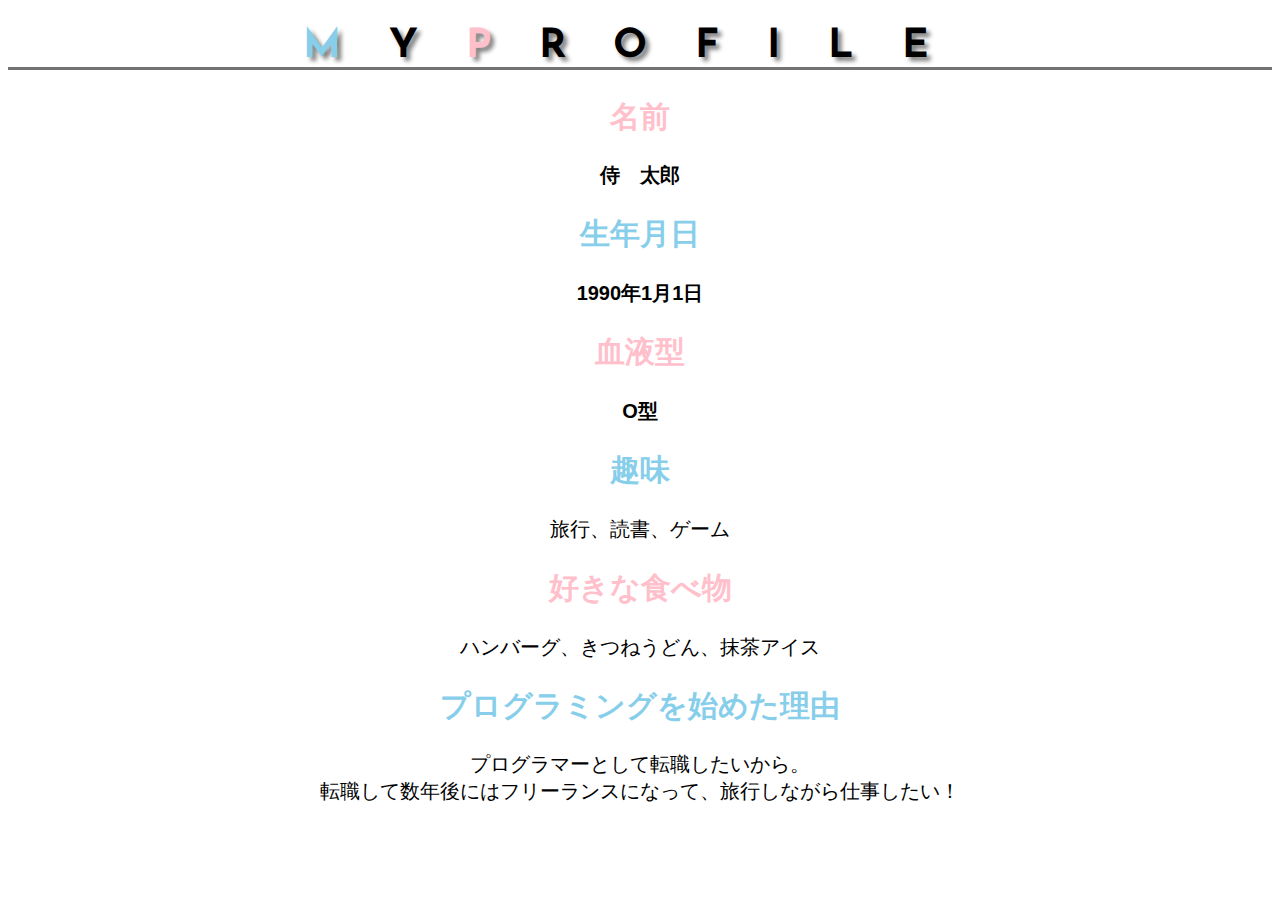
<file: kadai_014/kadai_014.html>
<!DOCTYPE html>
<html>
  <head>
    <title>14章課題</title>
    <meta name="description" content="このページは14章の課題です。">
    <meta charset="utf-8">
    <link rel="stylesheet" href="style.css">
    <link rel="preconnect" href="https://fonts.googleapis.com">
    <link rel="preconnect" href="https://fonts.gstatic.com" crossorigin>
    <link href="https://fonts.googleapis.com/css2?family=Josefin+Sans:ital,wght@0,400;1,300&family=Noto+Sans+JP&display=swap" rel="stylesheet">
  </head>
  <body>
    <h1 class="profile"><span class="sb">M</span>Y<span class="pink">P</span>ROFILE</h1>
    <div id="basic">
    <h2 class="pink">名前</h2>
    <p>侍　太郎</p>
    <h2 class="sb">生年月日</h2>
    <p>1990年1月1日</p>
    <h2 class="pink">血液型</h2>
    <p>O型</p>
    </div>
    <h2 class="sb">趣味</h2>
    <p>旅行、読書、ゲーム</p>
    <h2 class="pink">好きな食べ物</h2>
    <p>ハンバーグ、きつねうどん、抹茶アイス</p>
    <h2 class="sb">プログラミングを始めた理由</h2>
    <p>プログラマーとして転職したいから。<br>転職して数年後にはフリーランスになって、旅行しながら仕事したい！</p>
  </body>
</html>
</file>
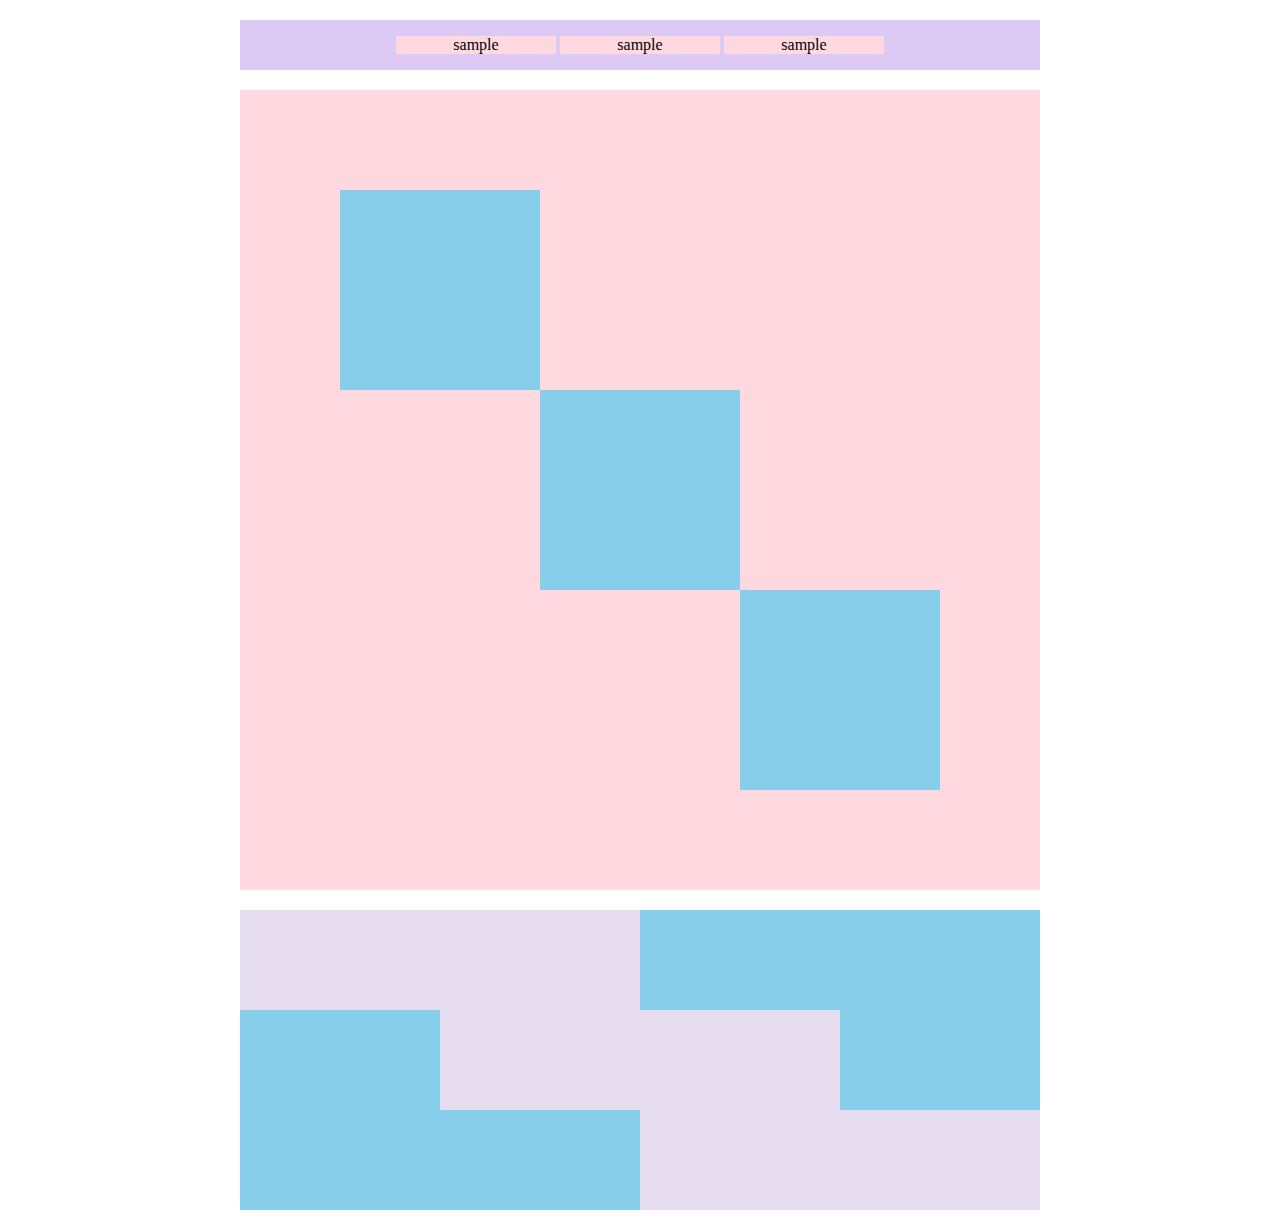
<file: kadai_018/kadai_018.html>
<!DOCTYPE html>
<html>
  <head>
    <title>18章課題</title>
    <meta name="このページは18章の課題です">
    <meta charset="utf-8">
    <link rel="stylesheet" href="style.css">
  </head>
  <body>
    <div id="top">
      <p class="top-child">sample</p>
      <p class="top-child">sample</p>
      <p class="top-child">sample</p>
    </div>
    <div id="middle">
      <div id="middle-child01"></div>
      <div id="middle-child02"></div>
      <div id="middle-child03"></div>
    </div>
    <div id="bottom">
      <div id="bottom-child01"></div>
      <div id="bottom-child02"></div>
      <div id="bottom-child03"></div>
    </div>
  </body>
</html>
</file>
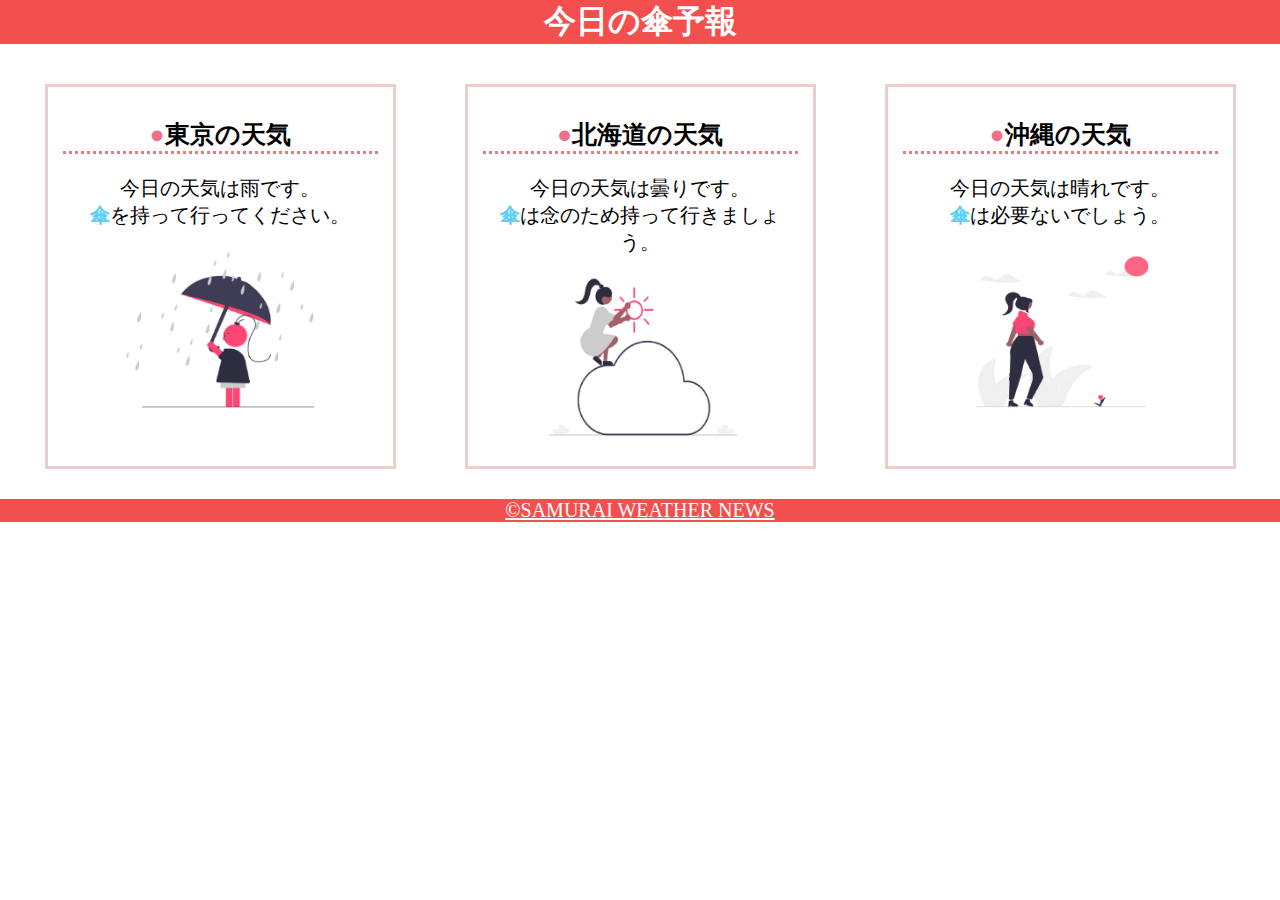
<file: kadai_022/kadai_022.html>
<!DOCTYPE html>
<html>
  <head>
    <title>22章課題</title>
    <meta name="description" content="このページは22章の課題です。">
    <meta charset="utf-8">
    <meta name="viewport" content="width=device-width, initial-scale=1.0">
    <link rel="stylesheet" href="style.css">
  </head>
  <body>
    <header>
      <h1>今日の傘予報</h1>
    </header>
    <main>
      <div id="parent">
        <div class="contents">
          <h2>東京の天気</h2>
          <p>今日の天気は雨です。</p>
          <p>傘を持って行ってください。</p>
          <img src="images/rainy.png">
        </div>
        <div class="contents">
          <h2>北海道の天気</h2>
          <p>今日の天気は曇りです。</p>
          <p>傘は念のため持って行きましょう。</p>
          <img src="images/cloudy.png">
        </div>
        <div class="contents">
          <h2>沖縄の天気</h2>
          <p>今日の天気は晴れです。</p>
          <p>傘は必要ないでしょう。</p>
          <img src="images/sunny.png">
        </div>
      </div>
    </main>
    <footer>
      <a href="https://www.sejuku.net/corp/">&copy;SAMURAI WEATHER NEWS</a>
    </footer>
  </body>
</html>
</file>
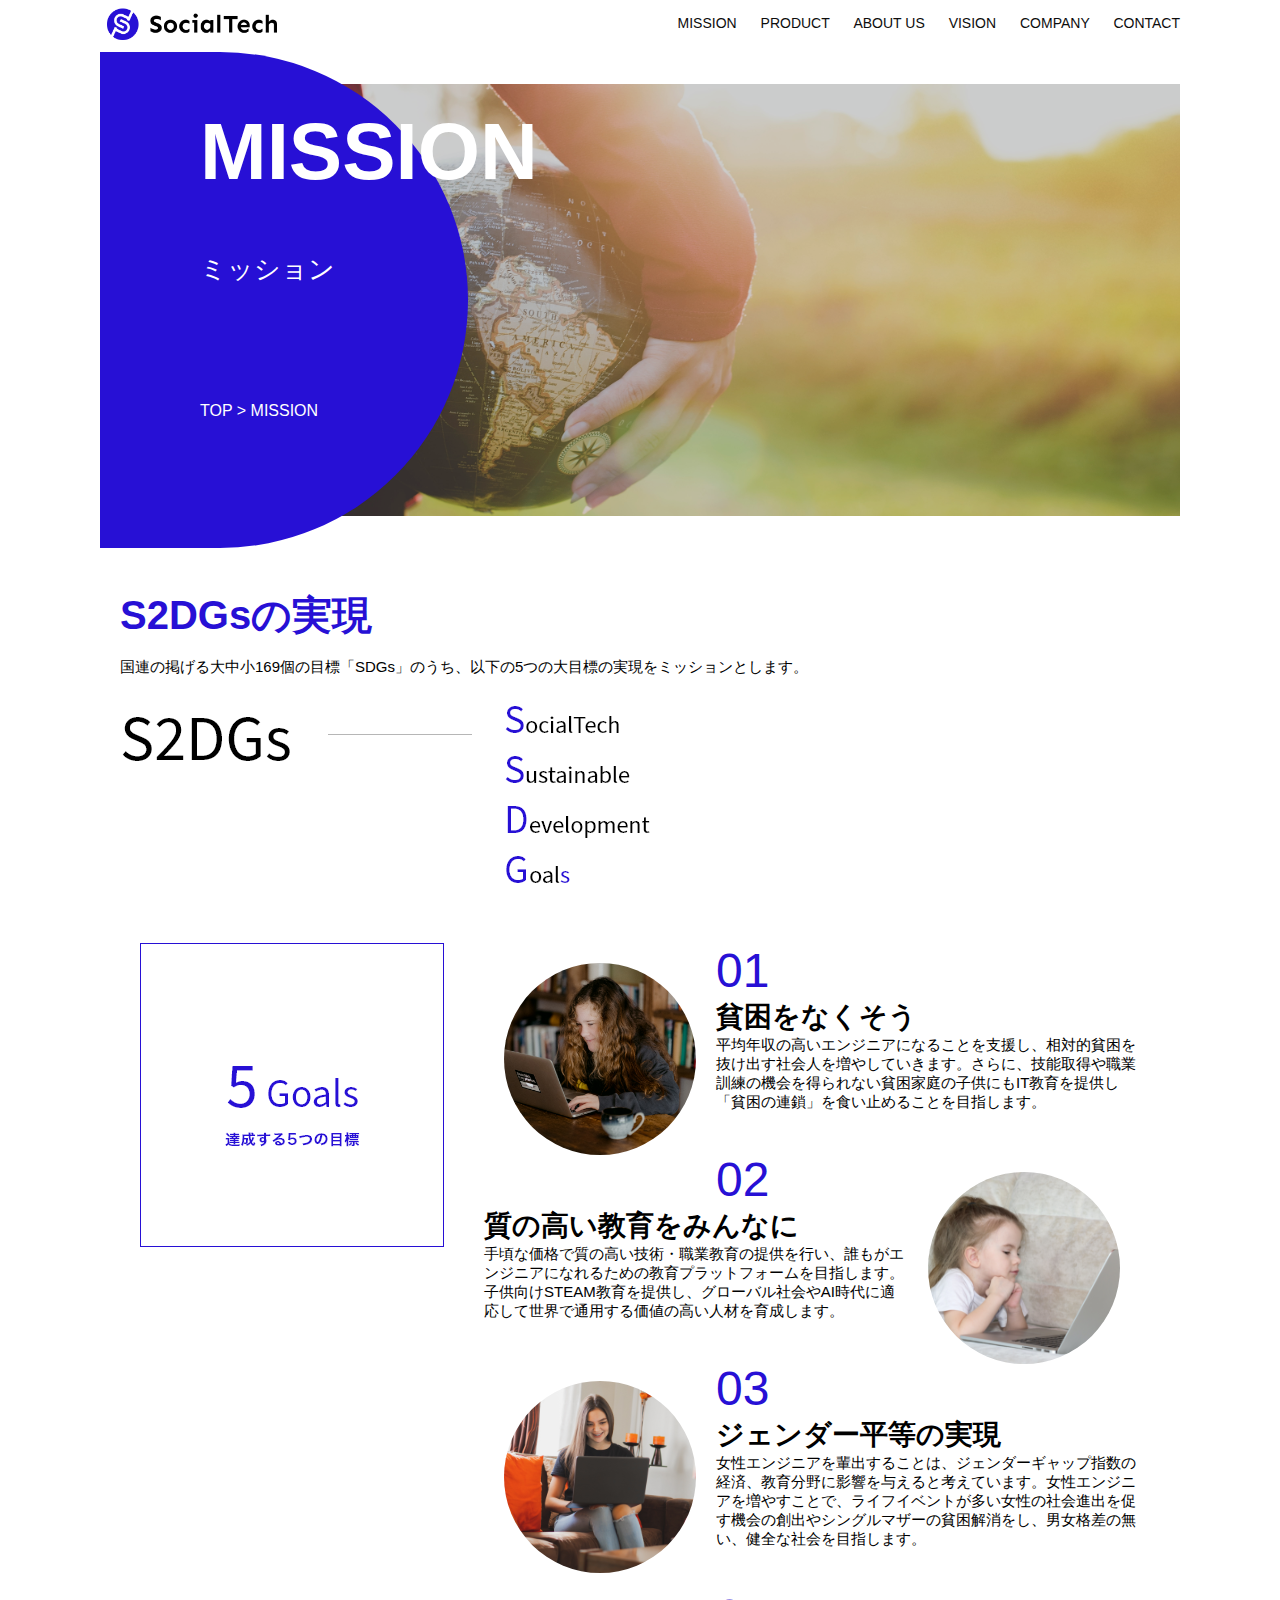
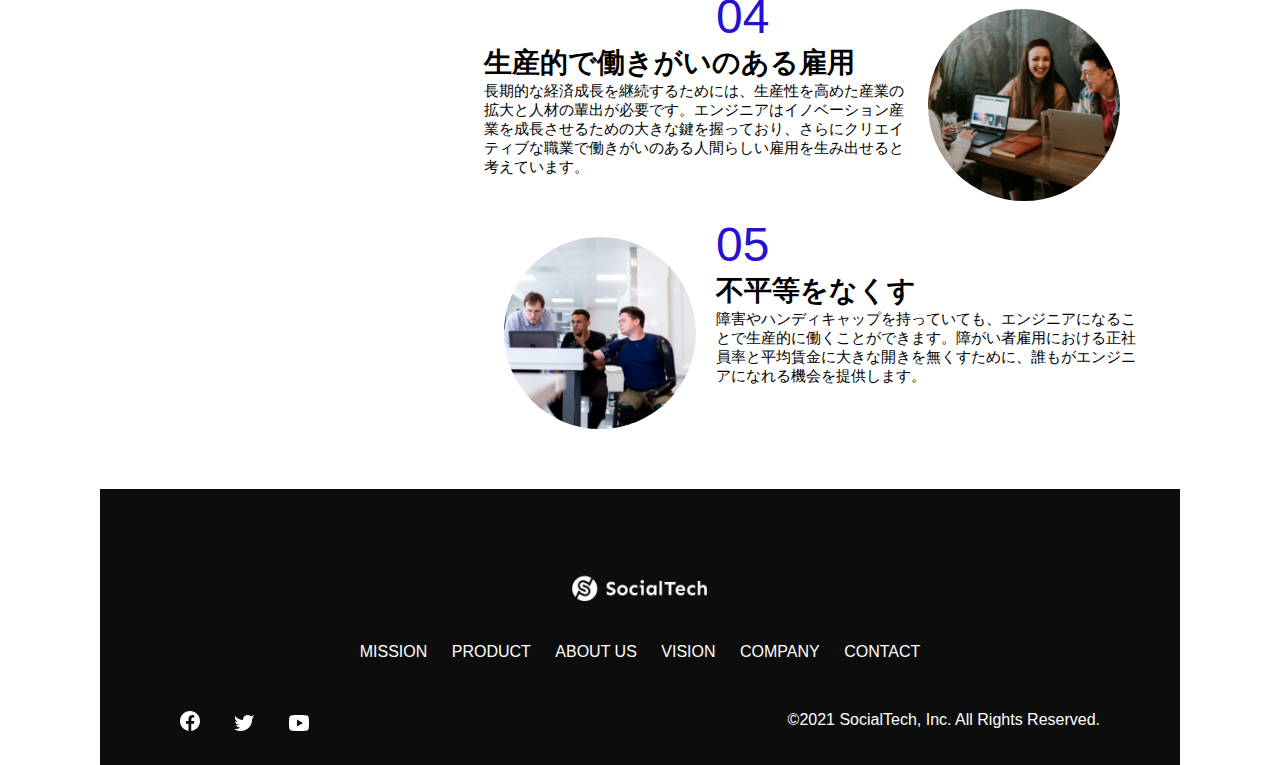
<file: kadai_tutorial_output/mission.html>
<!DOCTYPE html>
  <html>
  <head>
    <title>SocialTech - MISSION ミッション -</title>
    <meta charset="UTF-8">
    <meta name="description" content="SocialTechが目指す5つの目標（S2DGs）を紹介します">
    <meta name="viewport" content="width=device-width, initial-scale=1.0">
    <link rel="stylesheet" href="style.css">
  </head>
 
  <body>
    <!-- ヘッダー -->
    <header>
      <!-- ロゴ -->
      <a href="index.html" id="logo"><img src="images/logo.png" alt="トップページに戻る"></a>
  
      <!-- PC用ナビゲーション -->
      <nav id="nav-pc">
        <a href="mission.html">MISSION</a>
        <a href="product.html">PRODUCT</a>
        <a href="index.html#aboutus">ABOUT US</a>
        <a href="index.html#vision">VISION</a>
        <a href="index.html#company">COMPANY</a>
        <a href="index.html#contact">CONTACT</a>
      </nav>
  
      <!-- スマホ用メニューボタン -->
      <img id="menu-sp" src="images/button-menu.png" alt="ナビゲーションを開く" onclick="document.getElementById('nav-sp').style.display = 'block'">
  
      <!-- スマホ用ナビゲーション -->
      <nav id="nav-sp">
        <img id="close" src="images/button-close.png" alt="ナビゲーションを閉じる" onclick="document.getElementById('nav-sp').style.display = 'none'">
        <a id="logo-sp" href="index.html" onclick="document.getElementById('nav-sp').style.display = 'none'"><img src="images/logo-sp.png" alt="トップページに戻る"></a>
        <a class="menu" href="mission.html" onclick="document.getElementById('nav-sp').style.display = 'none'">MISSION</a>
        <a class="menu" href="product.html" onclick="document.getElementById('nav-sp').style.display = 'none'">PRODUCT</a>
        <a class="menu" href="index.html#aboutus" onclick="document.getElementById('nav-sp').style.display = 'none'">ABOUT US</a>
        <a class="menu" href="index.html#vision" onclick="document.getElementById('nav-sp').style.display = 'none'">VISION</a>
        <a class="menu" href="index.html#company" onclick="document.getElementById('nav-sp').style.display = 'none'">COMPANY</a>
        <a class="menu" href="index.html#contact" onclick="document.getElementById('nav-sp').style.display = 'none'">CONTACT</a>
        <div id="sns">
          <a href="https://www.facebook.com/sejuku2013"><img src="images/button-facebook.png" alt="Facebookのリンク"></a>
          <a href="https://twitter.com/samuraijuku"><img src="images/button-twitter.png" alt="Twitterのリンク"></a>
          <a href="https://www.youtube.com/channel/UCCFOQO5aDK0xXam4cUQXT8g"><img src="images/button-youtube.png" alt="YouTubeのリンク"></a>
        </div>
      </nav>
    </header>
    <main>
      <article>
        <section id="mission-main">
          <div id="mission-title">
            <h1>MISSION</h1>
            <span>ミッション</span>
            <div>TOP > MISSION</div>
          </div>
        </section>
        <section id="mission-s2dgs">
          <h2 class="mission-h2">S2DGsの実現</h2>
          <p>国連の掲げる大中小169個の目標「SDGs」のうち、以下の5つの大目標の実現をミッションとします。</p>
          <img src="images/mission/mission-s2dgs.png" alt="S2DGs">
        </section>
        <section id="mission-5goals">
          <div>
            <img id="s2dgs-image" src="images/mission/mission-5goals.png" alt="5Goals">
          </div>
          <div>
            <div>
              <img class="fivegoals-image-left" src="images/mission/mission-5goals01.png" alt="PCを操作する女の子">
              <span class="fivegoals-number">01</span>
              <h3 class="fivegoals-h3">貧困をなくそう</h3>
              <p class="fivegoals-p">
                平均年収の高いエンジニアになることを支援し、相対的貧困を抜け出す社会人を増やしていきます。さらに、技能取得や職業訓練の機会を得られない貧困家庭の子供にもIT教育を提供し「貧困の連鎖」を食い止めることを目指します。
              </p>
            </div>
    
            <div>
              <img class="fivegoals-image-right" src="images/mission/mission-5goals02.png" alt="PCを見つめる小さい女の子">
              <span class="fivegoals-number">02</span>
              <h3 class="fivegoals-h3">質の高い教育をみんなに</h3>
              <p class="fivegoals-p">
                手頃な価格で質の高い技術・職業教育の提供を行い、誰もがエンジニアになれるための教育プラットフォームを目指します。子供向けSTEAM教育を提供し、グローバル社会やAI時代に適応して世界で通用する価値の高い人材を育成します。
              </p>
            </div>
    
            <div>
              <img class="fivegoals-image-left" src="images/mission/mission-5goals03.png" alt="PCを操作する女性">
              <span class="fivegoals-number">03</span>
              <h3 class="fivegoals-h3">ジェンダー平等の実現</h3>
              <p class="fivegoals-p">
                女性エンジニアを輩出することは、ジェンダーギャップ指数の経済、教育分野に影響を与えると考えています。女性エンジニアを増やすことで、ライフイベントが多い女性の社会進出を促す機会の創出やシングルマザーの貧困解消をし、男女格差の無い、健全な社会を目指します。
              </p>
            </div>
    
            <div>
              <img class="fivegoals-image-right" src="images/mission/mission-5goals04.png" alt="笑顔で話し合う3人の男女">
              <span class="fivegoals-number">04</span>
              <h3 class="fivegoals-h3">生産的で働きがいのある雇用</h3>
              <p class="fivegoals-p">
                長期的な経済成長を継続するためには、生産性を高めた産業の拡大と人材の輩出が必要です。エンジニアはイノベーション産業を成長させるための大きな鍵を握っており、さらにクリエイティブな職業で働きがいのある人間らしい雇用を生み出せると考えています。
              </p>
            </div>
    
            <div>
              <img class="fivegoals-image-left" src="images/mission/mission-5goals05.png" alt="障害を持つ男性が生き生きと働く様子">
              <span class="fivegoals-number">05</span>
              <h3 class="fivegoals-h3">不平等をなくす</h3>
              <p class="fivegoals-p">
                障害やハンディキャップを持っていても、エンジニアになることで生産的に働くことができます。障がい者雇用における正社員率と平均賃金に大きな開きを無くすために、誰もがエンジニアになれる機会を提供します。
              </p>
            </div>
          </div>
        </section>
      </article>
      <footer>
        <div id="footer-logo">
          <img src="images/logo-sp.png" alt="SocialTech">
        </div>
        <div id="footer-link">
          <a href="mission.html">MISSION</a>
          <a href="product.html">PRODUCT</a>
          <a href="index.html#aboutus">ABOUT US</a>
          <a href="index.html#vision">VISION</a>
          <a href="index.html#company">COMPANY</a>
          <a href="index.html#contact">CONTACT</a>
        </div>
        <div id="sns-footer">
          <a href="https://www.facebook.com/sejuku2013"><img src="images/button-facebook.png" alt="Facebookのリンク"></a>
          <a href="https://twitter.com/samuraijuku"><img src="images/button-twitter.png" alt="Twitterのリンク"></a>
          <a href="https://www.youtube.com/channel/UCCFOQO5aDK0xXam4cUQXT8g"><img src="images/button-youtube.png" alt="YouTubeのリンク"></a>
          <span id="copyright">&copy;2021 SocialTech, Inc. All Rights Reserved. </span>
        </div>
      </footer>
    </main>
  </body>
 
  </html>
</file>
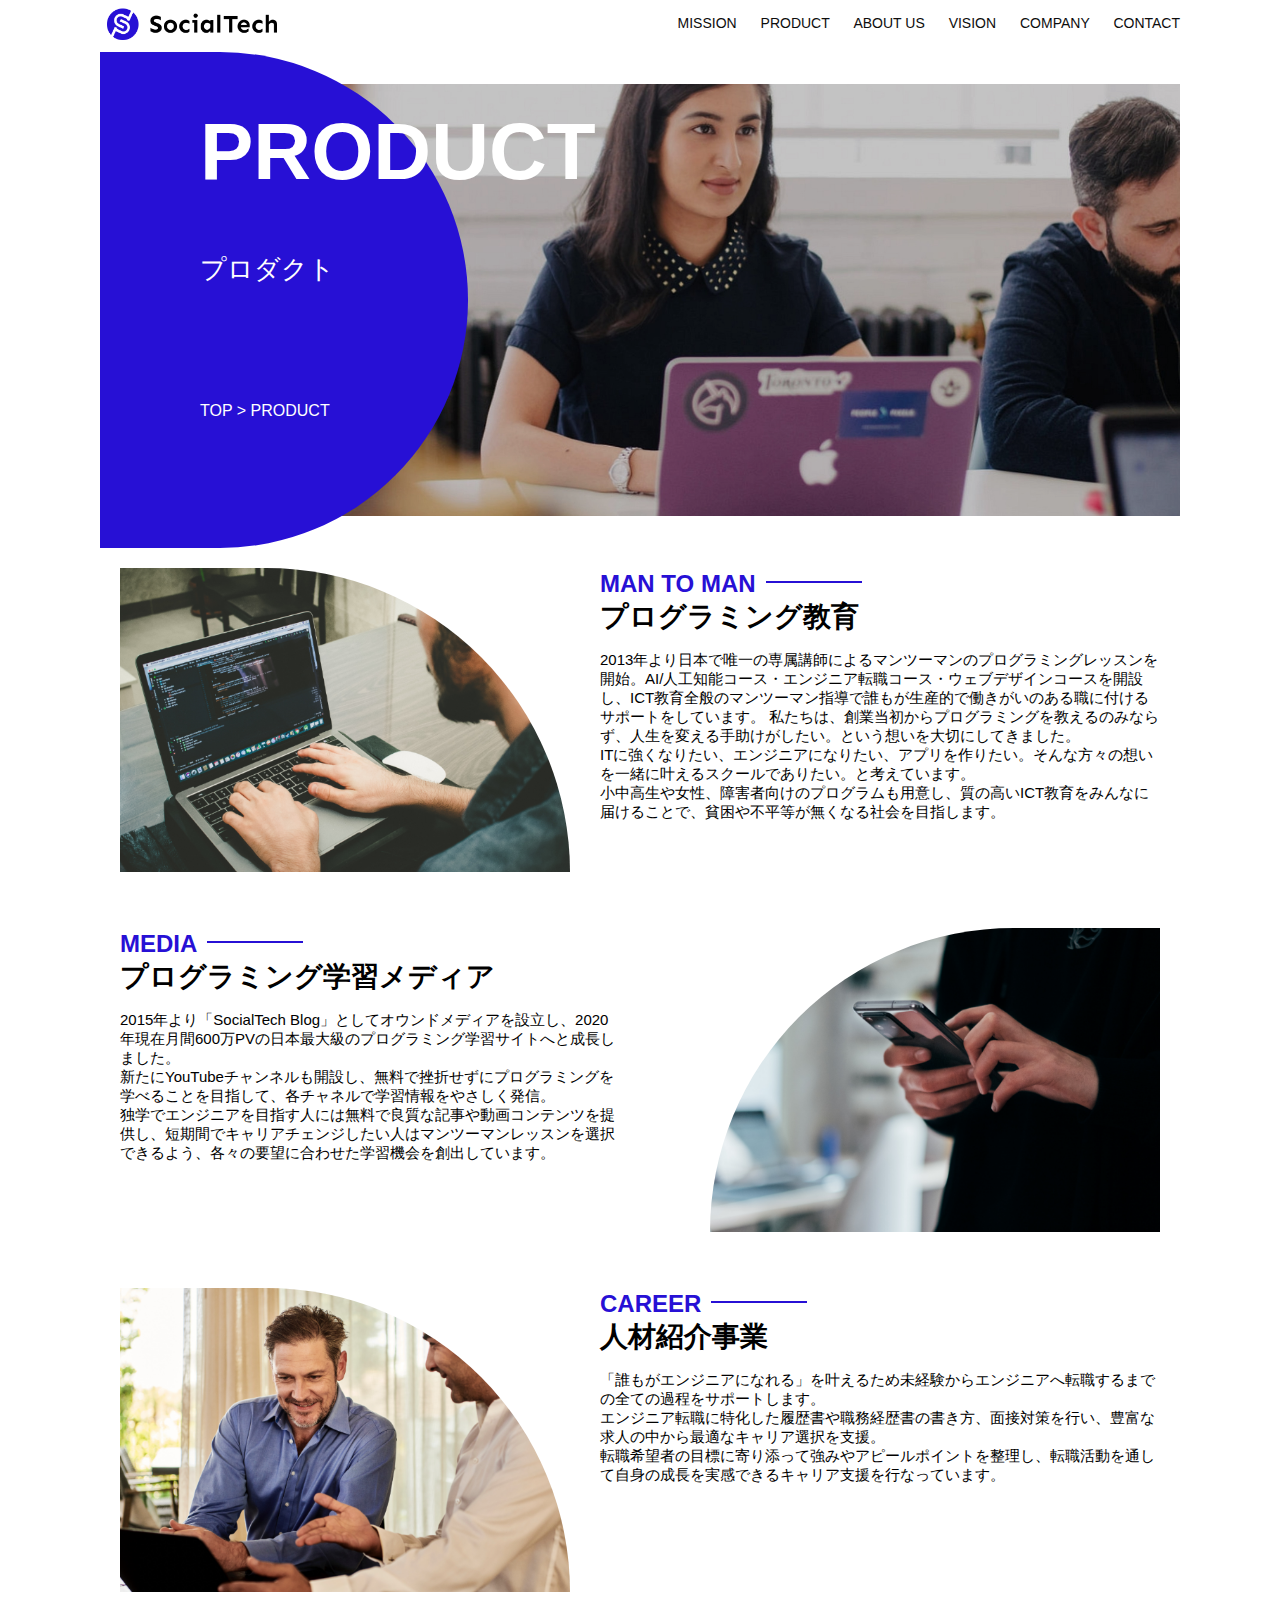
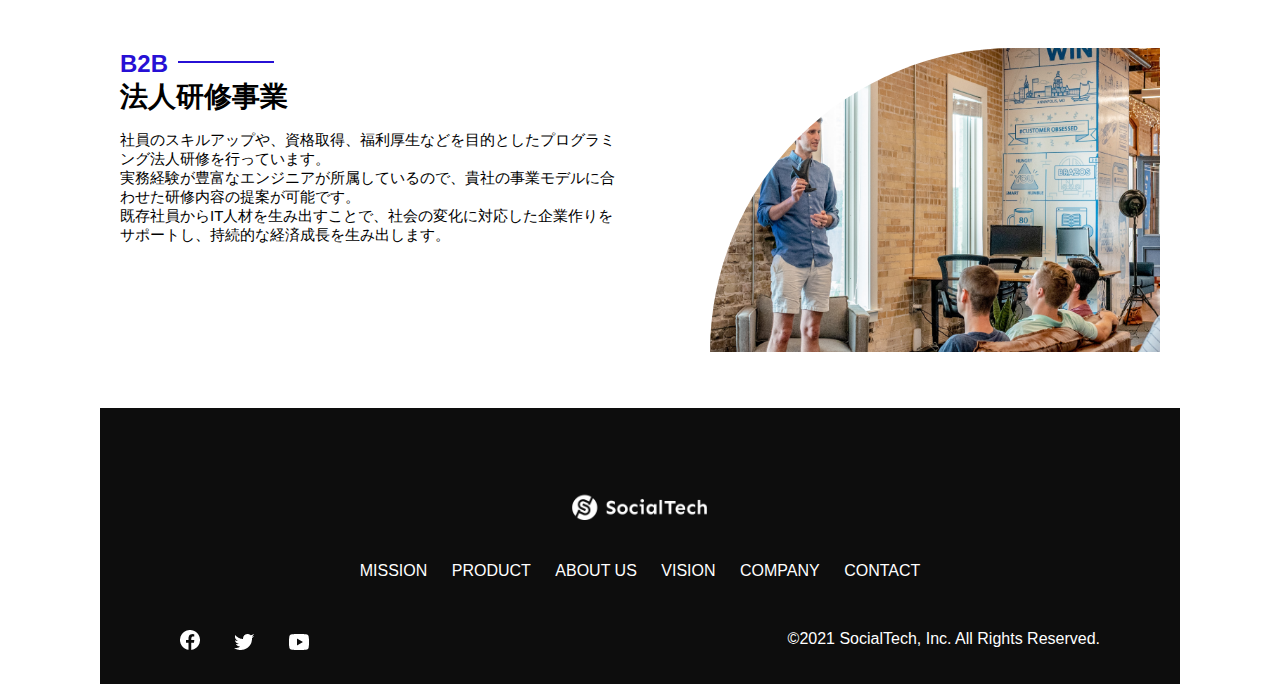
<file: kadai_tutorial_output/product.html>
<!DOCTYPE html>
  <html>
  <head>
    <title>SocialTech -PRODUCT プロダクト-</title>
    <meta charset="UTF-8">
    <meta name="description" content="SocialTechの4つのプロダクトを紹介します">
    <meta name="viewport" content="width=device-width, initial-scale=1.0">
    <link rel="stylesheet" href="style.css">
  </head>
  
  <body>
    <!-- ヘッダー -->
    <header>
      <!-- ロゴ -->
      <a href="index.html" id="logo"><img src="images/logo.png" alt="トップページに戻る"></a>
  
      <!-- PC用ナビゲーション -->
      <nav id="nav-pc">
        <a href="mission.html">MISSION</a>
        <a href="product.html">PRODUCT</a>
        <a href="index.html#aboutus">ABOUT US</a>
        <a href="index.html#vision">VISION</a>
        <a href="index.html#company">COMPANY</a>
        <a href="index.html#contact">CONTACT</a>
      </nav>
  
      <!-- スマホ用メニューボタン -->
      <img id="menu-sp" src="images/button-menu.png" alt="ナビゲーションを開く" onclick="document.getElementById('nav-sp').style.display = 'block'">
  
      <!-- スマホ用ナビゲーション -->
      <nav id="nav-sp">
        <img id="close" src="images/button-close.png" alt="ナビゲーションを閉じる" onclick="document.getElementById('nav-sp').style.display = 'none'">
        <a id="logo-sp" href="index.html" onclick="document.getElementById('nav-sp').style.display = 'none'"><img
            src="images/logo-sp.png" alt="トップページに戻る"></a>
        <a class="menu" href="mission.html" onclick="document.getElementById('nav-sp').style.display = 'none'">MISSION</a>
        <a class="menu" href="product.html" onclick="document.getElementById('nav-sp').style.display = 'none'">PRODUCT</a>
        <a class="menu" href="index.html#aboutus" onclick="document.getElementById('nav-sp').style.display = 'none'">ABOUT
          US</a>
        <a class="menu" href="index.html#vision"
          onclick="document.getElementById('nav-sp').style.display = 'none'">VISION</a>
        <a class="menu" href="index.html#company"
          onclick="document.getElementById('nav-sp').style.display = 'none'">COMPANY</a>
        <a class="menu" href="index.html#contact"
          onclick="document.getElementById('nav-sp').style.display = 'none'">CONTACT</a>
        <div id="sns">
          <a href="https://www.facebook.com/sejuku2013"><img src="images/button-facebook.png" alt="Facebookのリンク"></a>
          <a href="https://twitter.com/samuraijuku"><img src="images/button-twitter.png" alt="Twitterのリンク"></a>
          <a href="https://www.youtube.com/channel/UCCFOQO5aDK0xXam4cUQXT8g"><img src="images/button-youtube.png" alt="YouTubeのリンク"></a>
        </div>
      </nav>
    </header>
    <main>
      <article>
        <section id="product-main">
          <div id="product-title">
            <h1>PRODUCT</h1>
            <span>プロダクト</span>
            <div>TOP > PRODUCT</div>
          </div>
        </section>
        <section class="product-section1">
          <img src="images/product/product-mantoman.png" alt="PCでコードを書く男性">
          <div>
            <h2 class="product-h2">MAN TO MAN</h2>
            <h3 class="product-h3">プログラミング教育</h3>
            <p>
              2013年より日本で唯一の専属講師によるマンツーマンのプログラミングレッスンを開始。AI/人工知能コース・エンジニア転職コース・ウェブデザインコースを開設し、ICT教育全般のマンツーマン指導で誰もが生産的で働きがいのある職に付けるサポートをしています。
              私たちは、創業当初からプログラミングを教えるのみならず、人生を変える手助けがしたい。という想いを大切にしてきました。<br>ITに強くなりたい、エンジニアになりたい、アプリを作りたい。そんな方々の想いを一緒に叶えるスクールでありたい。と考えています。<br>小中高生や女性、障害者向けのプログラムも用意し、質の高いICT教育をみんなに届けることで、貧困や不平等が無くなる社会を目指します。
            </p>
          </div>
        </section>
        <section class="product-section2">
          <div>
            <h2 class="product-h2">MEDIA</h2>
            <h3 class="product-h3">プログラミング学習メディア</h3>
            <p>2015年より「SocialTech
              Blog」としてオウンドメディアを設立し、2020年現在月間600万PVの日本最大級のプログラミング学習サイトへと成長しました。<br>新たにYouTubeチャンネルも開設し、無料で挫折せずにプログラミングを学べることを目指して、各チャネルで学習情報をやさしく発信。<br>独学でエンジニアを目指す人には無料で良質な記事や動画コンテンツを提供し、短期間でキャリアチェンジしたい人はマンツーマンレッスンを選択できるよう、各々の要望に合わせた学習機会を創出しています。
            </p>
          </div>
          <img src="images/product/product-media.png" alt="スマートフォンを操作する人">
        </section>
        <section class="product-section1">
          <img src="images/product/product-career.png" alt="笑顔で話し合う2人の男性">
          <div>
            <h2 class="product-h2">CAREER</h2>
            <h3 class="product-h3">人材紹介事業</h3>
            <p>
              「誰もがエンジニアになれる」を叶えるため未経験からエンジニアへ転職するまでの全ての過程をサポートします。<br>エンジニア転職に特化した履歴書や職務経歴書の書き方、面接対策を行い、豊富な求人の中から最適なキャリア選択を支援。<br>転職希望者の目標に寄り添って強みやアピールポイントを整理し、転職活動を通して自身の成長を実感できるキャリア支援を行なっています。<br>
            </p>
          </div>
        </section>
        <section class="product-section2">
          <div>
            <h2 class="product-h2">B2B</h2>
            <h3 class="product-h3">法人研修事業</h3>
            <p>
              社員のスキルアップや、資格取得、福利厚生などを目的としたプログラミング法人研修を行っています。<br>実務経験が豊富なエンジニアが所属しているので、貴社の事業モデルに合わせた研修内容の提案が可能です。<br>既存社員からIT人材を生み出すことで、社会の変化に対応した企業作りをサポートし、持続的な経済成長を生み出します。
            </p>
          </div>
          <img src="images/product/product-b2b.png" alt="講演中の男性とそれを聴く人々">
        </section>
      </article>
      <footer>
        <div id="footer-logo">
          <img src="images/logo-sp.png" alt="SocialTech">
        </div>
        <div id="footer-link">
          <a href="mission.html">MISSION</a>
          <a href="product.html">PRODUCT</a>
          <a href="index.html#aboutus">ABOUT US</a>
          <a href="index.html#vision">VISION</a>
          <a href="index.html#company">COMPANY</a>
          <a href="index.html#contact">CONTACT</a>
        </div>
        <div id="sns-footer">
          <a href="https://www.facebook.com/sejuku2013"><img src="images/button-facebook.png" alt="Facebookのリンク"></a>
          <a href="https://twitter.com/samuraijuku"><img src="images/button-twitter.png" alt="Twitterのリンク"></a>
          <a href="https://www.youtube.com/channel/UCCFOQO5aDK0xXam4cUQXT8g"><img src="images/button-youtube.png" alt="YouTubeのリンク"></a>
          <span id="copyright">&copy;2021 SocialTech, Inc. All Rights Reserved. </span>
        </div>
      </footer>
    </main>
  </body>
  
  </html>
</file>
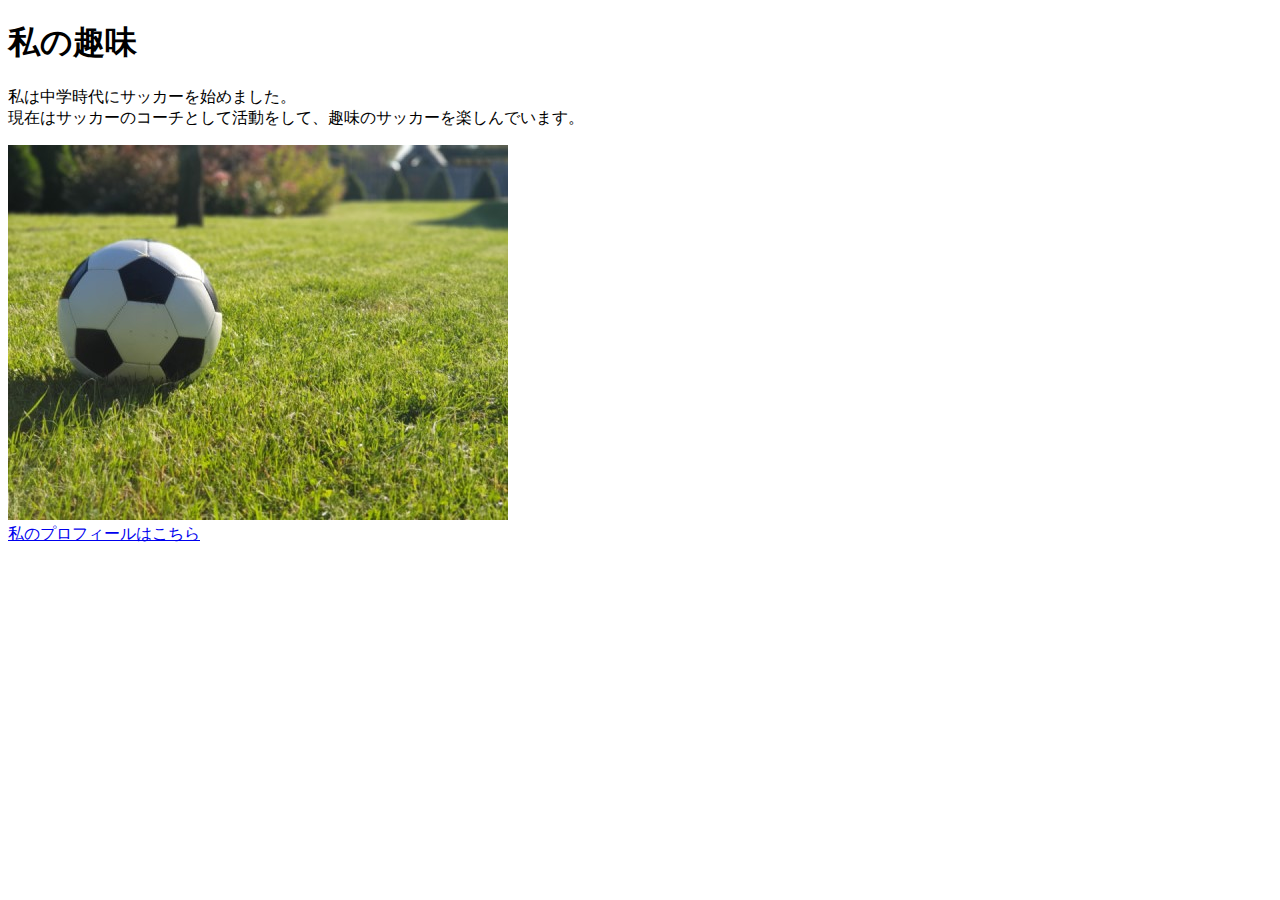
<file: kadai_005/kadai_005/html/kadai_005.html>
<!DOCTYPE html>
<html>
  <head>
    <title>5章課題</title>
    <meta name="description" content="このページは5章の課題です。">
    <meta charset="UTF-8">
  </head>
  <body>
    <header>
      <h1>私の趣味</h1>
    </header>
    <main>
      <p>私は中学時代にサッカーを始めました。<br>現在はサッカーのコーチとして活動をして、趣味のサッカーを楽しんでいます。</p>
      <img src="../images/sample.jpg">
    </main>
    <footer>
      <a href="https://twitter.com/samuraijuku">私のプロフィールはこちら</a>
    </footer>

  </body>
</html>
</file>
<file: kadai_012/style.css>
/* PC、スマホ共通スタイル */
body {
  font-family: "Source Sans Pro", "Hiragino Kaku Gothic ProN", Meiryo, Arial,
    sans-serif;
}

p {
  font-size: 15px;
}

/*================
PC用のスタイル 
=================*/
/* 横幅設定 */
body {
  max-width: 1080px;
  min-width: 960px;
  margin: 0 auto 0 auto;
}

/* ヘッダー */
header {
  display: flex;
  justify-content: space-between;
}

/* ナビゲーションのレイアウト */
#nav-pc {
  text-align: right;
  font-size: 14px;
  padding-top: 15px;
}

/* ナビゲーションのリンクの装飾設定 */
#nav-pc>a {
  text-decoration: none;
  margin-left: 20px;
}

#nav-pc>a:link {
  color: #0d0d0d;
}

#nav-pc>a:visited {
  color: #0d0d0d;
}

#nav-pc>a:hover {
  color: #0d0d0d;
  text-decoration: underline;
}

#nav-pc>a:active {
  color: #0d0d0d;
}

/* メインビジュアル*/
#main-visual {
  position: relative;
  height: 400px;
}

#main-message {
  position: absolute;
  top: 0;
  left: 0;
  background-color: #2710d5;
  color: #ffffff;
  border-radius: 0 0 476px 0;
  max-width: 620px;
  height: 100%;
  width: 100%;
  z-index: 11;
}

#main-message>h1 {
  font-size: 60px;
  font-weight: bold;
  margin: 100px 0 0 50px;
}

#main-message>p {
  font-size: 28px;
  margin: 0 0 0 50px;
}

#main-visual>img {
  max-width: 620px;
  border-radius: 476px 0 0 0;
  position: absolute;
  top: 0;
  right: 0;
  z-index: 10;
}

/* 見出し */
h2 {
  margin: 40px 0 0 0;
}

h2::after {
  content: url("images/line.png");
  margin-left: 10px;
}

h3 {
  font-size: 27px;
}

/* ミッション */
#mission {
  margin: 80px auto 80px auto;
  width: 100%;
}

#mission-flex {
  width: 100%;
  display: flex;
}

#mission-flex>div {
  width: 50%;
  margin: 20px;
}

#mission-photo {
  width: 100%;
}

#s2dgs {
  margin-top: 50px;
}

/* プロダクト */
#product {
  background-color: #fafafa;
  width: 100%;
  margin: 80px 0 80px 0;
  padding: 10px 40px 0px 40px;
}

/* 外枠 */
#product>div {
  margin-top: 40px;
  display: flex;
}

/* 左のカラム */
#product-left {
  width: 50%;
  margin-right: 20px;
}

/* 右のカラム */
#product-right {
  width: 50%;
  margin-left: 20px;
  margin-top: 80px;
}

/* 画像＋説明の枠 */
#product-left>div {
  position: relative;
  height: 480px;
  margin-right: 20px;
}

#product-right>div {
  position: relative;
  height: 480px;
  margin-left: 20px;
}

/* 画像 */
.product-photo {
  width: 100%;
}

/* 説明文の枠 */
.product-explain {
  background-color: #ffffff;
  position: absolute;
  left: 0;
  top: 280px;
  margin: 0 40px 0 40px;
  padding: 20px;
  box-shadow: 5px 5px 10px rgba(0, 0, 0, 0.05);
}

/* 説明文の英語 */
.product-explain>span {
  color: #2710d5;
  font-weight: bold;
  font-size: 16px;
  margin: 0;
}

/* 説明文の見出し */
.product-explain>h3 {
  margin: 5px 0 5px 0;
}

/* 説明文 */
.product-explain>p {
  margin: 0;
}

/* 「もっとみる」ボタン */
#product-more {
  margin: 0 auto -42px auto;
}

/* ABOUT US */
#aboutus {
  margin: 80px auto 80px auto;
}

/* 3つの組織文化と画像を入れる枠 */
#aboutus>div {
  display: flex;
}

/* 画像 */
.culture-img {
  width: 100%;
  align-self: flex-start;
}

.culture-img2 {
  margin-top: 50px;
  width: 100%;
}

/* 3つの組織文化の表 */
.culture-table {
  max-width: 500px;
  margin-right: 50px;
}

/* 番号 */
.culture-num {
  font-size: 80px;
  color: #2710d5;
  margin: 0 20px 0 0;
}

/* 組織文化英語 */
.culture-en {
  color: #2710d5;
  font-weight: bold;
  font-size: 24px;
  display: block;
}

/* 組織文化日本語 */
.culture-jp {
  font-size: 28px;
  font-weight: bold;
}

/* 説明文 */
.culture-description {
  margin: 0;
}

/* ビジョン */
#vision {
  margin: 80px auto 80px auto;
}

/* セクション内の外枠 */
#vision>div {
  width: 100%;
  display: flex;
  justify-content: space-between;
  flex-wrap: wrap;
}

/* 7つの行動指針の枠 */
.vision-box {
  width: 300px;
  height: 300px;
  margin-bottom: 30px;
  position: relative;
}

.vision-box>img {
  width: 100%;
  height: auto;
  position: absolute;
  top: 0;
  left: 0;
  z-index: 30;
}

.vision-box>span {
  position: absolute;
  top: 0;
  left: 0;
  z-index: 31;
  margin-right: 20px;
}

.vision-box>span>h4 {
  color: #2710d5;
  font-size: 19px;
  margin: 80px 0 0 0;
  Ï
}

.vision-box>span>h4::first-letter {
  font-size: 40px;
}

.vision-box>span>h5 {
  font-size: 20px;
  margin: 0 0 0 0;
}

.vision-box>span>p {
  margin: 10px 0 0 0;
}

/* 会社概要 */
#company {
  margin: 80px auto 80px auto;
}

#company-table {
  width: 100%;
}

.tableheader {
  text-align: left;
  padding: 20px;
  border-bottom-color: #2710d5;
  border-bottom-width: 1px;
  border-bottom-style: solid;
  width: 100px;
}

.tableheader-first {
  text-align: left;
  padding: 20px;
  border-bottom-color: #2710d5;
  border-bottom-width: 1px;
  border-bottom-style: solid;
  border-top-color: #2710d5;
  border-top-width: 1px;
  border-top-style: solid;
  width: 100px;
}

.cell {
  padding: 30px;
  border-bottom-color: #ececec;
  border-bottom-width: 1px;
  border-bottom-style: solid;
}

.cell-first {
  padding: 30px;
  border-bottom-color: #ececec;
  border-bottom-width: 1px;
  border-bottom-style: solid;
  border-top-color: #ececec;
  border-top-width: 1px;
  border-top-style: solid;
}

#company>iframe {
  width: 100%;
  height: 368px;
  margin-top: 40px;
}

/* お問い合わせ */
#contact {
  margin: 80px auto 80px auto;
}

/* 外枠 */
#contact>form>div {
  display: flex;
  flex-direction: row;
  flex-wrap: wrap;
  padding-bottom: 30px;
}

/* 左列の見出し */
.contact-heading {
  width: 240px;
  align-self: center;
}

/* 見出しのラベル */
.contact-label {
  font-weight: bold;
}

/* 必須 */
.contact-span {
  color: #ce2222;
  margin: 0 0 0 20px;
  font-weight: bold;
}

/* テキストボックス */
.contact-textbox {
  border-top: 0;
  border-left: 0;
  border-right: 0;
  border-bottom-width: 1px;
  border-bottom-color: #707070;
  border-bottom-style: solid;
  background-color: #fafafa;
  width: 400px;
  height: 56px;
}

/* お問い合わせ内容のテキストエリア */
.contact-textarea {
  border-top: 0;
  border-left: 0;
  border-right: 0;
  border-bottom-width: 1px;
  border-bottom-color: #707070;
  border-bottom-style: solid;
  background-color: #fafafa;
  width: 400px;
  height: 200px;
}

/* 個人情報の取り扱い */
details {
  width: 700px;
}

details>div {
  background-color: #fafafa;
  padding: 20px;
}

details>div>span {
  font-weight: bold;
}

/* フッター */
footer {
  background-color: #0d0d0d;
  text-align: center;
  padding: 80px 80px 30px 80px;
}

#footer-logo {
  margin-bottom: 30px;
}

#footer-link {
  margin-bottom: 50px;
}
#footer-link > a {
  text-decoration: none;
  margin: 10px;
}
#footer-link > a:link {
  color: #ffffff;
}
#footer-link > a:visited {
  color: #ffffff;
}
#footer-link > a:hover {
  color: #ffffff;
  text-decoration: underline;
}
#footer-link > a:active {
  color: #ffffff;
}

#sns-footer {
  text-align: left;
  width: 100%;
}

#sns-footer > a {
  margin-right: 30px;
}

#copyright {
  color: #ffffff;
  float: right;
}

#cases {
  margin: 40px 0px;
  width: 100%;
}

ul {
  display: flex;
  list-style: none;
}

li {
  width: 33%;
  margin: 20px;
}

.case-card {
  background-color: #ffffff;
  min-height: 400px;
  box-shadow: 5px 5px 15px rgba(0, 0, 0, 0.2);
}

.case-img {
  width: 100%;
}

.case-info {
  padding: 10px 20px;
}

.case-name {
  color: #2710d5;
  font-size: 19px;
}

.case-content {
  font-size: 14px;
}
</file>
<file: kadai_013/style.css>
/* PC、スマホ共通スタイル */
body {
  font-family: "Source Sans Pro", "Hiragino Kaku Gothic ProN", Meiryo, Arial,
    sans-serif;
}

p {
  font-size: 15px;
}

#main-visual>img {
  width: 100%;
}

/*================
PC用のスタイル 
=================*/
@media screen and (min-width: 768px) {
  /* 横幅設定 */
  body {
    max-width: 1080px;
    min-width: 960px;
    margin: 0 auto 0 auto;
  }

  /* ヘッダー */
  header {
    display: flex;
    justify-content: space-between;
  }

  /* ナビゲーションのレイアウト */
  #nav-pc {
    text-align: right;
    font-size: 14px;
    padding-top: 15px;
  }

  /* ナビゲーションのリンクの装飾設定 */
  #nav-pc>a {
    text-decoration: none;
    margin-left: 20px;
  }

  #nav-pc>a:link {
    color: #0d0d0d;
  }

  #nav-pc>a:visited {
    color: #0d0d0d;
  }

  #nav-pc>a:hover {
    color: #0d0d0d;
    text-decoration: underline;
  }

  #nav-pc>a:active {
    color: #0d0d0d;
  }

  #menu-sp {
    display: none;
  }

  #nav-sp {
    display: none;
  }
}


/* SP向け */
@media screen and (max-width: 767px) {
  body {
    min-width: 375px;
    margin: 0;
  }

  #nav-pc {
    display: none;
  }

  #menu-sp {
    float: right;
    padding: 0;
  }

  #nav-sp {
    background-color: #ce933e;
    position: absolute;
    left: 0;
    top: o;
    height: 100%;
    width: 100%;
    display: none;
    z-index: 100;
  }

  #close {
    position: absolute;
    top: 20px;
    right: 20px;
  }

  #logo-sp {
    margin: 80px 0px 30px 20px;
  }

  #nav-sp>a {
    display: block;
  }

  #nav-sp>a:link {
    color: #ffffff;
  }

  #nav-sp>a:visited {
    color: #ffffff;
  }

  #nav-sp>a:hover {
    color: #ffffff;
    text-decoration: underline;
  }

  #nav-sp>a:active {
    color: #ffffff;
  }

  #nav-sp>.menu {
    text-decoration: none;
    display: block;
    margin: 0 20px;
    height: 44px;
    font-size: 16px;
    background-image: url("images/arrow.png");
    background-repeat: no-repeat;
    background-position: right top;
  }

  
}
</file>
<file: kadai_tutorial_output/style.css>
/* PC、スマホ共通スタイル */
body {
  font-family: "Source Sans Pro", "Hiragino Kaku Gothic ProN", Meiryo, Arial, sans-serif;
}

p {
  font-size: 15px;
}

/*================
PC用のスタイル
=================*/
@media screen and (min-width: 768px) {

body {
  max-width: 1080px;
  min-width: 960px;
  margin: 0 auto 0 auto;
}

header {
  display: flex;
  justify-content: space-between;
}

 /* ナビゲーションのレイアウト */
 #nav-pc {
  text-align: right;
  font-size: 14px;
  padding-top: 15px;
}

/* ナビゲーションのリンクの装飾設定 */
#nav-pc > a {
  text-decoration: none;
  margin-left: 20px;
}
#nav-pc > a:link {
  color: #0d0d0d;
}
#nav-pc > a:visited {
  color: #0d0d0d;
}
#nav-pc > a:hover {
  color: #0d0d0d;
  text-decoration: underline;
}
#nav-pc > a:active {
  color: #0d0d0d;
}

/* スマホ用ナビを非表示 */
#nav-sp,
#menu-sp {
  display: none;
}


/* メインビジュアル*/
#main-visual {
  position: relative;
  height: 400px;
}

#main-message {
  position: absolute;
  top: 0;
  left: 0;
  background-color: #2710d5;
  color: #ffffff;
  border-radius: 0 0 476px 0;
  max-width: 620px;
  height: 100%;
  width: 100%;
  z-index: 11;
}

#main-message > h1 {
  font-size: 60px;
  font-weight: bold;
  margin: 100px 0 0 50px;
}
#main-message > p { 
  font-size: 28px;
  margin: 0 0 0 50px;
}

#main-visual > img {
  max-width: 620px;
  border-radius: 476px 0 0 0;
  position: absolute;
  top: 0;
  right: 0;
  z-index: 10;
}

/* 見出し */
h2 {
  margin: 40px 0 0 0;
}

h2::after {
  content: url("images/line.png");
  margin-left: 10px;
}

h3 {
  font-size: 27px;
}

/* ミッション */
#mission {
  margin: 80px auto 80px auto;
  width: 100%;
}

#mission-flex {
  width: 100%;
  display: flex;
}

#mission-flex > div {
  width: 50%;
  margin: 20px;
}

#mission-photo {
  width: 100%;
}

#s2dgs {
  margin-top: 50px;
  width: 100%;
}

/* プロダクト */
#product {
  background-color: #fafafa;
  margin: 80px 0 80px 0;
  padding: 10px 40px 0px 40px;
}

/* 外枠 */
#product > div {
  margin-top: 40px;
  display: flex;
}

/* 左のカラム */
#product-left {
  width: 50%;
  margin-right: 20px;
}

/* 右のカラム */
#product-right {
  width: 50%;
  margin-left: 20px;
  margin-top: 80px;
}

/* 画像＋説明の枠 */
#product-left > div {
  position: relative;
  height: 480px;
  margin-right: 20px;
}
#product-right > div {
  position: relative;
  height: 480px;
  margin-left: 20px;
}

/* 画像 */
.product-photo {
  width: 100%;
}

/* 説明文の枠 */
.product-explain {
  background-color: #ffffff;
  position: absolute;
  left: 0;
  top: 280px;
  margin: 0 40px 0 40px;
  padding: 20px;
  box-shadow: 5px 5px 10px rgba(0, 0, 0, 0.05);
}

/* 説明文の英語 */
.product-explain > span {
  color: #2710d5;
  font-weight: bold;
  font-size: 16px;
  margin: 0;
}

/* 説明文の見出し */
.product-explain > h3 {
  font-size: 20px;
  margin: 5px 0 5px 0;
}

/* 説明文 */
.product-explain > p {
  font-size: 14px;
  margin: 0;
}

/* 「もっとみる」ボタン */
#product-more {
  margin: 0 auto -42px auto;
}

/* ABOUT US */
#aboutus {
  margin: 80px auto 80px auto;
}

/* 3つの組織文化と画像を入れる枠 */
#aboutus > div {
  display: flex;
}

/* 画像 */
.culture-img {
  width: 100%;
  align-self: flex-start;
}

.culture-img2 {
  margin-top: 50px;
  width: 100%;
}

/* 3つの組織文化の表 */
.culture-table {
  margin-right: 50px;
}

/* 番号 */
.culture-num {
  font-size: 80px;
  color: #2710d5;
  margin: 0 20px 0 0;
}

/* 組織文化英語 */
.culture-en {
  color: #2710d5;
  font-weight: bold;
  font-size: 24px;
  display: block;
}

/* 組織文化日本語 */
.culture-jp {
  font-size: 28px;
  font-weight: bold;
}

/* 説明文 */
.culture-description {
  margin: 0;
}

/* ビジョン */
#vision {
  margin: 80px auto 80px auto;
}

/* セクション内の外枠 */
#vision > div {
  width: 100%;
  display: flex;
  justify-content: space-between;
  flex-wrap: wrap;
}

/* 7つの行動指針の枠 */
.vision-box {
  width: 300px;
  height: 300px;
  margin-bottom: 30px;
  position: relative;
}

.vision-box > img {
  width: 100%;
  height: auto;
  position: absolute;
  top: 0;
  left: 0;
  z-index: 30;
}

.vision-box > span {
  position: absolute;
  top: 0;
  left: 0;
  z-index: 31;
  margin-right: 20px;
}

.vision-box > span > h4 {
  color: #2710d5;
  font-size: 19px;
  margin: 80px 0 0 0;
}

.vision-box > span > h4::first-letter {
  font-size: 40px;
}

.vision-box > span > h5 {
  font-size: 20px;
  margin: 0 0 0 0;
}

.vision-box > span > p {
  margin: 10px 0 0 0;
}

/* 会社概要 */
#company {
  margin: 80px auto 80px auto;
}

#company-table {
  width: 100%;
}

.tableheader {
  text-align: left;
  padding: 20px;
  border-bottom-color: #2710d5;
  border-bottom-width: 1px;
  border-bottom-style: solid;
  width: 100px;
}

.tableheader-first {
  text-align: left;
  padding: 20px;
  border-bottom-color: #2710d5;
  border-bottom-width: 1px;
  border-bottom-style: solid;
  border-top-color: #2710d5;
  border-top-width: 1px;
  border-top-style: solid;
  width: 100px;
}

.cell {
  padding: 30px;
  border-bottom-color: #ececec;
  border-bottom-width: 1px;
  border-bottom-style: solid;
}

.cell-first {
  padding: 30px;
  border-bottom-color: #ececec;
  border-bottom-width: 1px;
  border-bottom-style: solid;
  border-top-color: #ececec;
  border-top-width: 1px;
  border-top-style: solid;
}

#company > iframe {
  width: 100%;
  height: 368px;
  margin-top: 40px;
}

/* お問い合わせ */
#contact {
  margin: 80px auto 80px auto;
}

/* 外枠 */
#contact > form > div {
  display: flex;
  flex-direction: row;
  flex-wrap: wrap;
  padding-bottom: 30px;
}

/* 左列の見出し */
.contact-heading {
  width: 240px;
  align-self: center;
}
/* 見出しのラベル */
.contact-label {
  font-weight: bold;
}
/* 必須 */
.contact-span {
  color: #ce2222;
  margin: 0 0 0 20px;
  font-weight: bold;
}

/* テキストボックス */
.contact-textbox {
  border-top: 0;
  border-left: 0;
  border-right: 0;
  border-bottom-width: 1px;
  border-bottom-color: #707070;
  border-bottom-style: solid;
  background-color: #fafafa;
  width: 400px;
  height: 56px;
}
/* お問い合わせ内容のテキストエリア */
.contact-textarea {
  border-top: 0;
  border-left: 0;
  border-right: 0;
  border-bottom-width: 1px;
  border-bottom-color: #707070;
  border-bottom-style: solid;
  background-color: #fafafa;
  width: 400px;
  height: 200px;
}

/* 個人情報の取り扱い */
details {
  width: 700px;
}
details > div {
  background-color: #fafafa;
  padding: 20px;
} 
details > div > span {
  font-weight: bold;
}

/* フッター */
footer {
  background-color: #0d0d0d;
  text-align: center;
  padding: 80px 80px 30px 80px;
}

#footer-logo {
  margin-bottom: 30px;
}

#footer-link {
  margin-bottom: 50px;
}
#footer-link > a {
  text-decoration: none;
  margin: 10px;
}
#footer-link > a:link {
  color: #ffffff;
}
#footer-link > a:visited {
  color: #ffffff;
}
#footer-link > a:hover {
  color: #ffffff;
  text-decoration: underline;
}
#footer-link > a:active {
  color: #ffffff;
}

#sns-footer {
  text-align: left;
  width: 100%;
}

#sns-footer > a {
  margin-right: 30px;
}

#copyright {
  color: #ffffff;
  float: right;
}

/* mission.html用スタイル */
   /* ミッションのメインビジュアル */
#mission-main {
  height: 496px;
  width: 100%;
  background-image: url("images/mission/mission-main.png");
  background-repeat: no-repeat;
  background-position-y: center;
}

#mission-title {
  background-color: #2710d5;
  width: 368px;
  color: #ffffff;
  height: 496px;
  border-radius: 0 248px 248px 0;
  position: relative;
}

#mission-title > h1 {
  position: absolute;
  top: 0;
  left: 100px;
  font-size: 80px;
}

#mission-title > span {
  position: absolute;
  top: 200px;
  left: 100px;
  font-size: 26px;
}

#mission-title > div {
  position: absolute;
  top: 350px;
  left: 100px;
  font-size: 16px;
}

#mission-s2dgs {
  width: 100%;
  margin: 20px;
}

.mission-h2 {
  color: #2710d5;
  font-size: 40px;
}

.mission-h2::after {
  content: none;
}

#mission-5goals {
  margin: 20px;
  display: flex;
}

#mission-5goals > div {
  flex-grow: 1;
  padding: 20px;
}

#mission-5goals > div > div {
  margin-bottom: 40px;
}

.fivegoals-image-right {
  float: right;
  margin: 20px;
}

.fivegoals-image-left {
  float: left;
  margin: 20px;
}

.fivegoals-number {
  color: #2710d5;
  font-size: 48px;
  margin: 0;
}

.fivegoals-h3 {
  font-size: 28px;
  margin: 0;
}

.fivegoals-p {
  margin: 0;
}

/* プロダクトページ */
#product-main {
  height: 496px;
  width: 100%;
  background-image: url("images/product/product-main.png");
  background-repeat: no-repeat;
  background-position-y: center;
}

#product-title {
  background-color: #2710d5;
  width: 368px;
  color: #ffffff;
  height: 496px;
  border-radius: 0 248px 248px 0;
  position: relative;
}
#product-title > h1 {
  position: absolute;
  top: 0;
  left: 100px;
  font-size: 80px;
}

#product-title > span {
  position: absolute;
  top: 200px;
  left: 100px;
  font-size: 26px;
}

#product-title > div {
  position: absolute;
  top: 350px;
  left: 100px;
  font-size: 16px;
}

/* セクション1 */
.product-section1 {
  position: relative;
  margin: 20px;
  height: 340px;
}

.product-section1 > img {
  position: absolute;
  top: 0;
  left: 0;
  width: 450px;
  margin: 0 40px 30px 0;
  border-radius: 0 432px 0 0;
}

.product-section1 > div {
  position: absolute;
  top: 0;
  left: 480px;
}

/* セクション2 */
.product-section2 {
  position: relative;
  margin: 20px;
  height: 340px;
}

.product-section2 > img {
  position: absolute;
  top: 0;
  right: 0;
  width: 450px;
  margin: 0 0 30px 40px;
  border-radius: 432px 0 0 0;
}

.product-section2 > div {
  width: 500px;
  position: absolute;
  top: 0;
  left: 0;
}

.product-h2 {
  color: #2710d5;
  font-size: 24px;
  margin: 0;
}

.product-h3 {
  font-size: 28px;
  margin: 0;
}
}

/*====================
スマートフォン用のスタイル
=====================*/
@media screen and (max-width: 767px) {
  body {
    min-width: 375px;
    margin: 0;
  }

  /* PC用ナビゲーション非表示 */
  #nav-pc {
    display: none;
  }

  /* ハンバーガーメニュー */
  #menu-sp {
    float: right;
    padding: 0;
  }

  /* スマホ用ナビゲーションの表示切替 */
   /* 初期状態、レイアウトと非表示設定 */
   #nav-sp {
    background-color: #2710d5;
    position: absolute;
    left: 0;
    top: 0;
    height: 100%;
    width: 100%;
    display: none;
    z-index: 100;
   }
 /* ×ボタン */
 #close {
  position: absolute;
  top: 20px;
  right: 20px;
}

/* ナビゲーションメニュー用ロゴ */
#logo-sp {
  margin: 80px 0 30px 20px;
}
/* ナビゲーションのリンクの装飾設定 */
#nav-sp > a {
  display: block;
}
#nav-sp > a:link {
  color: #ffffff;
}
#nav-sp > a:visited {
  color: #ffffff;
}
#nav-sp > a:hover {
  color: #ffffff;
  text-decoration: underline;
}
#nav-sp > a:active {
  color: #ffffff;
}
#nav-sp > .menu {
  text-decoration: none;
  display: block;
  margin: 0 20px 0 20px;
  height: 44px;
  font-size: 16px;
  background-image: url("images/arrow.png");
  background-repeat: no-repeat;
  background-position: right top;
}
#sns {
  position: absolute;
  bottom: 20px;
  left: 20px;
}
#sns > a {
  margin-right: 30px;
}

/* メインビジュアル */
#main-visual {
  position: relative;
  height: 470px;
  width: 100%;
  overflow: hidden;
}
#main-visual > div {
  position: absolute;
  top: 0;
  left: 0;
  background-color: #2710d5;
  color: white;
  border-radius: 0 0 476px 0;
  text-align: center;
  height: 280px;
  width: 100%;
  z-index: 11;
}
#main-visual > div > h1 {
  font-size: 28px;
  margin: 90px 0 0 0;
}

#main-visual > div > p {
  margin: 0;
}

#main-visual > img {
  width: 100%;
  border-radius: 476px 0 0 0;
  z-index: 10;
  position: absolute;
  bottom: 0;
  right: 0;
}

/* 見出し */
h2::after {
  content: url("images/line.png");
  margin-left: 10px;
}

h3 {
  font-size: 24px;
  margin: 10px 0 0 0;
}

/* ミッション */
#mission {
  margin: 20px;
}

#mission-photo {
  width: 100%;
}

#s2dgs {
  width: 100%;
}

/* プロダクト */
#product {
  background-color: #fafafa;
  padding-top: 10px;
}

#product h2 {
  margin-left: 20px;
}
/* 外枠 */
/* 左右のカラム　スマホでは縦並び */
#product-left,
#product-right {
  margin-right: 20px;
  margin-left: 20px;
}

/* 画像＋説明の枠 */
#product-left > div,
#product-right > div {
  position: relative;
  height: 540px;
}

/* 説明文の枠 */
.product-explain {
  background-color: #ffffff;
  position: absolute;
  left: 0;
  bottom: 50px;
  padding: 20px;
  box-shadow: 5px 5px 10px rgba(0, 0, 0, 0.05);
}

.product-explain > span {
  color: #2710d5;
  font-weight: bold;
  font-size: 16px;
  margin: 0px;
}

.product-explain > h3 {
  margin: 10px 0 10px 0;
}

/* 画像 */
.product-photo {
  width: 100%;
}

#product-more > img {
  margin: 0 0 -42px 20px;
}

/* ABOUT US */
#aboutus {
  margin: 80px 20px 80px 20px;
}

#aboutus > div {
  display: flex;
  flex-direction: column;
}

.culture-table {
  width: 100%;
  padding-right: 20px;
  order: 2;
}
.culture-img {
  width: 100%;
  order: 1;
}

.culture-img2 {
  width: 100%;
}

.culture-num {
  font-size: 80px;
  color: #2710d5;
}

.culture-en {
  color: #2710d5;
  font-weight: bold;
  font-size: 24px;
  display: block;
}

.culture-jp {
  display: block;
}

.culture-description {
  margin: 0;
}

/* ビジョン */
#vision {
  margin: 80px 20px 80px 20px;
}

.vision-box {
  width: 300px;
  height: 300px;
  margin-bottom: 30px;
  position: relative;
}

.vision-box > img {
  width: 100%;
  height: auto;
  position: absolute;
  top: 0;
  left: 0;
  z-index: 30;
}

.vision-box > span {
  position: absolute;
  top: 0;
  left: 0;
  z-index: 31;
  margin-right: 20px;
}

.vision-box > span > h4 {
  color: #2710d5;
  font-size: 19px;
  margin: 60px 0 0 0;
}

.vision-box > span > h5 {
  font-size: 20px;
  margin: 0 0 0 0;
}
.vision-box > span > p {
  margin: 10px 0 0 0;
}

/* 会社概要 */
#company {
  margin: 0 20px 0 20px;
}

#company > h3 {
  margin-bottom: 20px;
}

#company > table {
  width: 100%;
}

.tableheader-first {
  text-align: left;
  padding: 20px;
  border-bottom-color: #2710d5;
  border-bottom-width: 1px;
  border-bottom-style: solid;
  border-top-color: #2710d5;
  border-top-width: 1px;
  border-top-style: solid;
  width: 50px;
}
.tableheader {
  text-align: left;
  padding: 20px;
  border-bottom-color: #2710d5;
  border-bottom-width: 1px;
  border-bottom-style: solid;
  width: 50px;
}

.cell {
  padding: 20px;
  border-bottom-color: #ececec;
  border-bottom-width: 1px;
  border-bottom-style: solid;
}
.cell-first {
  padding: 20px;
  border-bottom-color: #ececec;
  border-bottom-width: 1px;
  border-bottom-style: solid;
  border-top-color: #ececec;
  border-top-width: 1px;
  border-top-style: solid;
}

#company > iframe {
  width: 100%;
  height: 240px;
  margin: 40px 0 0 0;
}

/* お問い合わせ */
#contact {
  margin: 80px 20px 80px 20px;
}

#contact > h3 {
  margin-bottom: 20px;
}

#contact > form > div {
  margin-bottom: 20px;
}

.contact-heading {
  margin-bottom: 20px;
}

/* ラベル */
.contact-label {
  font-weight: bold;
}

/* 必須 */
.contact-span {
  color: #ce2222;
  margin: 0 0 0 20px;
  font-weight: bold;
}

.contact-textbox {
  height: 56px;
  border-top: 0;
  border-left: 0;
  border-right: 0;
  background-color: #fafafa;
  border-bottom-color: #707070;
  border-bottom-width: 1px;
  border-style: solid;
  min-width: 300px;
  width: 100%;
}

.contact-textarea {
  height: 150px;
  border-top: 0;
  border-left: 0;
  border-right: 0;
  background-color: #fafafa;
  width: 100%;
}

.radiobutton {
  margin-bottom: 20px;
}

.radiobutton + label::after {
  content: "\A";
  white-space: pre;
}

/* フッター */
footer {
  background-color: #0d0d0d;
  padding: 30px 20px 50px 20px;
}

#footer-logo {
  margin-bottom: 30px;
}

#footer-link {
  margin-bottom: 50px;
}
#footer-link > a {
  text-decoration: none;
  margin: 0 20px 30px 0;
  display: block;
  background-image: url("images/arrow.png");
  background-repeat: no-repeat;
  background-position: right top;
}
#footer-link > a:link {
  color: #ffffff;
}
#footer-link > a:visited {
  color: #ffffff;
}
#footer-link > a:hover {
  color: #ffffff;
  text-decoration: underline;
}
#footer-link > a:active {
  color: #ffffff;
}

#sns-footer > a {
  margin-right: 30px;
}

#copyright {
  font-size: 12px;
  display: block;
  margin-top: 30px;
  color: #ffffff;
}

/* mission.html用スタイル */
   /* ミッションのメインビジュアル */
#mission-main {
  height: 256px;
  width: 100%;
  background-image: url("images/mission/mission-main.png");
  background-repeat: no-repeat;
  background-position-y: center;
  background-size: auto 208px;
}

#mission-title {
  background-color: #2710d5;
  width: 136px;
  color: #ffffff;
  height: 256px;
  border-radius: 0 248px 248px 0;
  position: relative;
}
#mission-title > h1 {
  position: absolute;
  top: 0;
  left: 20px;
  font-size: 40px;
}

#mission-title > span {
  position: absolute;
  top: 110px;
  left: 20px;
  font-size: 18px;
}

#mission-title > div {
  position: absolute;
  top: 180px;
  left: 20px;
  font-size: 13px;
}

/* ミッションページ　S2DGSの設定 */
#mission-s2dgs {
  margin: 20px;
}

.mission-h2 {
  color: #2710d5;
  font-size: 38px;
  margin: 0px;
}

.mission-h2::after {
  content: none;
}

#mission-s2dgs > img {
  width: 100%;
}

/* ミッションページ　5Goalsの設定 */
#mission-5goals {
  margin: 20px;
}

#mission-5goals > div > div {
  margin-bottom: 40px;
}

#s2dgs-image {
  width: 100%;
}
.fivegoals-image-right {
  margin: 20px auto 20px auto;
  display: block;
}

.fivegoals-image-left {
  margin: 20px auto 20px auto;
  display: block;
}

.fivegoals-number {
  color: #2710d5;
  font-size: 48px;
  margin: 0;
}

.fivegoals-h3 {
  font-size: 28px;
  margin: 0;
}
.fivegoals-p {
  margin: 0;
}

/* プロダクトページ */
#product-main {
  height: 256px;
  width: 100%;
  background-image: url("images/product/product-main.png");
  background-repeat: no-repeat;
  background-position-y: center;
  background-size: auto 208px;
}
#product-title {
  background-color: #2710d5;
  width: 136px;
  color: #ffffff;
  height: 256px;
  border-radius: 0 248px 248px 0;
  position: relative;
}
#product-title > h1 {
  position: absolute;
  top: 0;
  left: 20px;
  font-size: 40px;
}
#product-title > span {
  position: absolute;
  top: 110px;
  left: 20px;
  font-size: 18px;
}
#product-title > div {
  position: absolute;
  top: 180px;
  left: 20px;
  font-size: 13px;
}

.product-section1 {
  margin: 20px;
}

.product-section1 > img {
  width: 100%;
  border-radius: 0 300px 0 0;
}

.product-section2 {
  margin: 20px;
  display: flex;
  flex-direction: column;
}

.product-section2 > img {
  order: 1;
  width: 100%;
  border-radius: 300px 0 0 0;
}

.product-section2 > div {
  order: 2;
}

.product-h2 {
  color: #2710d5;
  font-size: 24px;
  margin: 0;
}

.product-h3 {
  font-size: 28px;
  margin: 0;
}
}
</file>
<file: kadai_014/style.css>
body {
  font-family: "Arial", "Meiryo", sans-serif;
  font-size: 20px;
  text-align: center;
}
h1 {
  font-family: 'Josefin Sans', sans-serif;
  font-size: 200%;
  letter-spacing: 1.2em;
  text-shadow: 4px 4px 4px gray;
  border-bottom: solid 3px rgb(115, 115, 114);
}
.sb {
  color: skyblue;
}
.pink {
  color: rgb(255, 192, 203);
}
#basic p {
  font-weight: bold;
}
</file>
<file: kadai_018/style.css>
#top {
  width: 800px;
  background-color: #dcc9f4;
  margin: 20px auto;
  text-align: center;
}
.top-child {
  width: 20%;
  background-color: #ffd9df;
  display: inline-block;
}
#middle {
  position: relative;
  width: 800px;
  height: 800px;
  margin: 20px auto;
  background-color: #ffd9df;
}
#middle-child01 {
  position: absolute;
  top: 100px;
  left: 100px;
  width: 200px;
  height: 200px;
  background-color: #87ceeb;
}
#middle-child02 {
  position: absolute;
  top: 300px;
  left: 300px;
  width: 200px;
  height: 200px;
  background-color: #87ceeb;
}
#middle-child03 {
  position: absolute;
  top: 500px;
  left: 500px;
  width: 200px;
  height: 200px;
  background-color: #87ceeb;
}
#bottom {
  width: 800px;
  height: 300px;
  margin: 20px auto;
  background-color: #87ceeb;
}
#bottom-child01 {
  width: 400px;
  height: 100px;
  background-color: #e5dcf0;
}
#bottom-child02 {
  position: relative;
  left: 200px;
  width: 400px;
  height: 100px;
  background-color: #e5dcf0;
}
#bottom-child03 {
  position: relative;
  left: 400px;
  width: 400px;
  height: 100px;
  background-color: #e5dcf0;
}
</file>
<file: kadai_022/style.css>
body {
  margin: 0;
}
h1 {
  margin: 0;
  color: rgb(255, 255, 255);
}
p {
  margin: 0;
  font-size: 20px;
}
@media screen and (max-width: 768px) {
  p {
   font-size: 25px;
  }
}
a {
  font-size: 20px;
}
header {
  margin-bottom: 20px;
  background-color: rgb(244, 79, 79);
  text-align: center;
}
main {
  margin: 10px;
}
#parent {
  display: flex;
  justify-content: space-around;
}
@media screen and (max-width: 768px){
  #parent {
    display: block;
  }
}
.contents {
  border: 3px solid rgb(238, 204, 204);
  flex-basis: 25%;
  padding: 10px 15px;
  margin: 20px 0px;
  text-align: center;
}
h2 {
  font-size: 25px;
  border-bottom: 3px dotted rgb(236, 122, 122);
}
h2::before {
  content: "●";
  color: rgb(239, 111, 139);
}
@media screen and (max-width: 768px) {
  h2 {
    font-size: 30px;
  }
}
div p:nth-of-type(2)::first-letter{
  font-weight: bold;
  color: rgb(97, 206, 249);
}
.contents img {
  margin: 10px 0px;
  width: 70%;
}
footer {
  background-color: rgb(244, 79, 79);
  text-align: center;
}
a {
  color: rgb(255, 255, 255);
}
a:hover {
  color: rgb(245, 178, 168);
}
a :visited {
  color: rgb(193, 234, 251);
}
</file>
